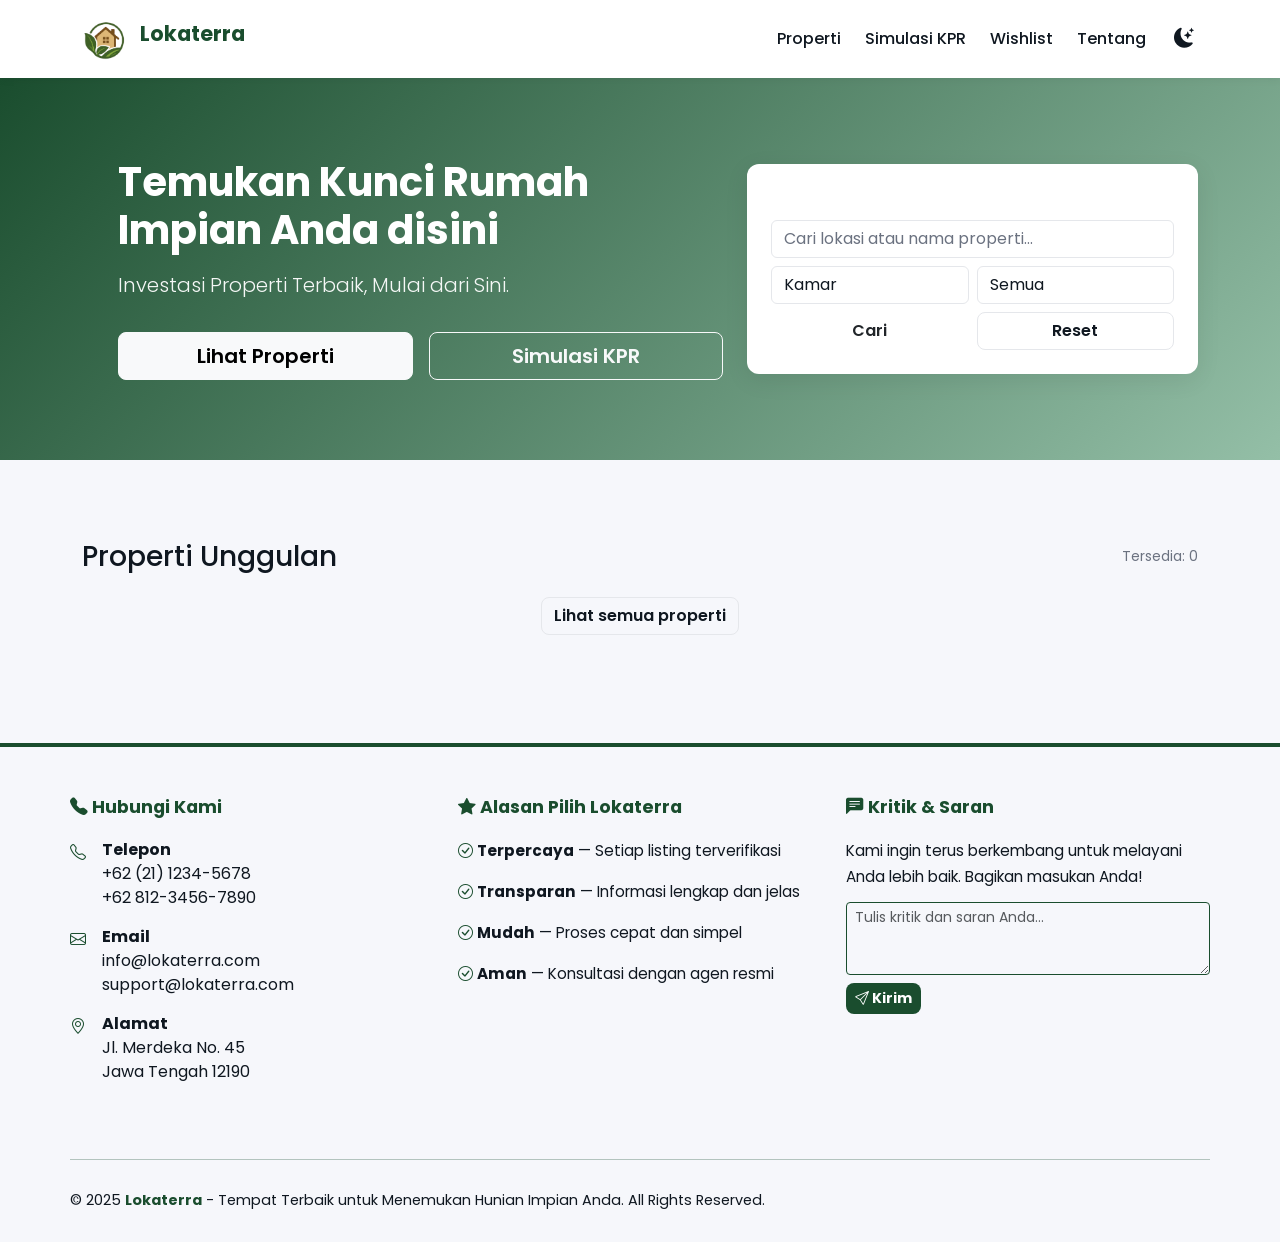
<file: index.html>
<!doctype html>
<html lang="id">
<head>
    <meta charset="utf-8" />
    <meta name="viewport" content="width=device-width,initial-scale=1" />
    
    <title>Website Lokaterra</title>

    <link href="https://cdn.jsdelivr.net/npm/bootstrap@5.3.3/dist/css/bootstrap.min.css" rel="stylesheet">

    <link href="https://fonts.googleapis.com/css2?family=Poppins:wght@300;400;600;700&display=swap" rel="stylesheet">
    <link rel="stylesheet" href="https://cdn.jsdelivr.net/npm/bootstrap-icons@1.11.3/font/bootstrap-icons.min.css">
    
    <link rel="stylesheet" href="css/style.css"> 
    
</head>

<body>
    
    <nav class="navbar navbar-expand-lg">
        <div class="container">
            
            <a class="navbar-brand" href="index.html">
                <img src="img/Desain tanpa judul.png" alt="Lokaterra Logo" height="42" style="vertical-align: top; margin-right: 8px;"> Lokaterra
            </a>

            <button class="navbar-toggler" type="button" data-bs-toggle="collapse" data-bs-target="#navMenu">
                <span class="navbar-toggler-icon"></span>
            </button>

            <div class="collapse navbar-collapse" id="navMenu">
                <ul class="navbar-nav ms-auto align-items-center">
                    <li class="nav-item me-2"><a class="nav-link" href="properties.html">Properti</a></li>
                    <li class="nav-item me-2"><a class="nav-link" href="kpr.html">Simulasi KPR</a></li>
                    <li class="nav-item me-2"><a class="nav-link" href="wishlist.html">Wishlist</a></li>
                    <li class="nav-item me-3"><a class="nav-link" href="about.html">Tentang</a></li>
                    <li class="nav-item">
                        <button class="btn btn-sm border-0 p-1" id="themeToggle" title="Toggle Dark Mode">
                            <i class="bi bi-moon-stars-fill light-icon fs-5"></i>
                            <i class="bi bi-sun-fill dark-icon fs-5" style="display: none;"></i>
                        </button>
                    </li>
                </ul>
            </div>
        </div>
    </nav>
    <header class="hero">
        <div class="container">
            <div class="row align-items-center">
                
                <div class="col-lg-7 text-white ps-lg-5 py-3"> 
                    <h1>Temukan Kunci Rumah Impian Anda disini</h1>
                    <p class="lead">Investasi Properti Terbaik, Mulai dari Sini.</p>
                    
                    <div class="row g-3">
                        <div class="col-12 col-sm-6 d-grid">
                            <a href="properties.html" class="btn btn-light btn-lg">Lihat Properti</a>
                        </div>
                        <div class="col-12 col-sm-6 d-grid">
                            <a href="kpr.html" class="btn btn-outline-light btn-lg">Simulasi KPR</a>
                        </div>
                    </div>
                </div>

                <div class="col-lg-5">
                    <div class="search-card">
                        <div class="mb-2"><strong>Cari Properti</strong></div>

                        <div class="mb-2">
                            <input id="searchInput" type="text" class="form-control" placeholder="Cari lokasi atau nama properti...">
                        </div>

                        <div class="row g-2 mb-2">
                            <div class="col-6">
                                <select id="quickRooms" class="form-select">
                                    <option value="">Kamar</option>
                                    <option value="1">1+</option>
                                    <option value="2">2+</option>
                                    <option value="3">3+</option>
                                </select>
                            </div>
                            <div class="col-6">
                                <select id="quickVerified" class="form-select">
                                    <option value="all">Semua</option>
                                    <option value="verified">Terverifikasi</option>
                                    <option value="unverified">Belum</option>
                                </select>
                            </div>
                        </div>

                        <div class="d-flex gap-2">
                            <button id="searchBtn" class="btn btn-main w-100">Cari</button>
                            <button id="clearBtn" class="btn btn-outline-secondary w-100">Reset</button>
                        </div>
                    </div>
                </div>

            </div>
        </div>
    </header>

    <main class="py-5">
        <div class="container">
            <div class="d-flex justify-content-between align-items-center mb-4">
                <h3 class="mb-0">Properti Unggulan</h3>
                <small class="text-muted">Tersedia: <span id="countBadge">0</span></small>
            </div>

            <div id="propertyList"> 
                </div>

            <div class="text-center mt-4">
                <a href="properties.html" class="btn btn-outline-secondary">Lihat semua properti</a>
            </div>
        </div>
    </main>

       <footer>
        <div class="container footer-content">
            <div class="row">
                <!-- Hubungi Kami -->
                <div class="col-lg-4 col-md-6 footer-section">
                    <h5><i class="bi bi-telephone-fill"></i> Hubungi Kami</h5>
                    <div class="contact-item">
                        <i class="bi bi-telephone"></i>
                        <div>
                            <strong>Telepon</strong><br>
                            +62 (21) 1234-5678<br>
                            +62 812-3456-7890
                        </div>
                    </div>
                    <div class="contact-item">
                        <i class="bi bi-envelope"></i>
                        <div>
                            <strong>Email</strong><br>
                            info@lokaterra.com<br>
                            support@lokaterra.com
                        </div>
                    </div>
                    <div class="contact-item">
                        <i class="bi bi-geo-alt"></i>
                        <div>
                            <strong>Alamat</strong><br>
                            Jl. Merdeka No. 45<br>
                            Jawa Tengah 12190
                        </div>
                    </div>
                </div>

                <!-- Alasan Pilih Lokaterra -->
                <div class="col-lg-4 col-md-6 footer-section">
                    <h5><i class="bi bi-star-fill"></i> Alasan Pilih Lokaterra</h5>
                    <p>
                        <i class="bi bi-check-circle" style="color: var(--primary);"></i> <strong>Terpercaya</strong> — Setiap listing terverifikasi
                    </p>
                    <p>
                        <i class="bi bi-check-circle" style="color: var(--primary);"></i> <strong>Transparan</strong> — Informasi lengkap dan jelas
                    </p>
                    <p>
                        <i class="bi bi-check-circle" style="color: var(--primary);"></i> <strong>Mudah</strong> — Proses cepat dan simpel
                    </p>
                    <p>
                        <i class="bi bi-check-circle" style="color: var(--primary);"></i> <strong>Aman</strong> — Konsultasi dengan agen resmi
                    </p>
                </div>

                <!-- Kritik & Saran -->
                <div class="col-lg-4 footer-section">
                    <h5><i class="bi bi-chat-left-text-fill"></i> Kritik & Saran</h5>
                    <p style="margin-bottom: 12px; font-size: 0.95rem;">Kami ingin terus berkembang untuk melayani Anda lebih baik. Bagikan masukan Anda!</p>
                    <form id="feedbackForm" onsubmit="handleFeedback(event)">
                        <textarea 
                            class="form-control form-control-sm" 
                            placeholder="Tulis kritik dan saran Anda..." 
                            rows="3"
                            style="background-color: var(--bg); color: var(--text); border-color: var(--primary);"
                            required
                        ></textarea>
                        <button type="submit" class="btn btn-sm mt-2 fw-bold" style="background-color: var(--primary); color: white;">
                            <i class="bi bi-send"></i> Kirim
                        </button>
                    </form>
                </div>
            </div>

            <!-- Divider -->
            <div class="footer-divider"></div>

            <!-- Footer Bottom -->
            <div class="footer-bottom">
                <div class="footer-bottom-text">
                    &copy; 2025 <strong>Lokaterra</strong> - Tempat Terbaik untuk Menemukan Hunian Impian Anda. All Rights Reserved.
                </div>
            </div>
        </div>
    </footer>

    <script src="https://code.jquery.com/jquery-3.7.1.min.js"></script>
    <script src="https://cdn.jsdelivr.net/npm/bootstrap@5.3.3/dist/js/bootstrap.bundle.min.js"></script>

    <script>
    function initTheme() {
        if (currentTheme === 'dark') {
            document.documentElement.setAttribute('data-theme', 'dark');
        }
        updateThemeIcon();
    }

    function updateThemeIcon() {
        const $btn = $('#themeToggle');
        const $lightIcon = $btn.find('.light-icon');
        const $darkIcon = $btn.find('.dark-icon');
        
        if (currentTheme === 'dark') {
            $lightIcon.hide();
            $darkIcon.show();
        } else {
            $lightIcon.show();
            $darkIcon.hide();
        }
    }

    function toggleDarkMode() {
        if (currentTheme === 'dark') {
            document.documentElement.removeAttribute('data-theme');
            currentTheme = 'light';
            localStorage.setItem('theme', 'light');
        } else {
            document.documentElement.setAttribute('data-theme', 'dark');
            currentTheme = 'dark';
            localStorage.setItem('theme', 'dark');
        }
        
        updateThemeIcon();
        

    $(document).on('click', '#themeToggle', toggleDarkMode);
        
        // ===== sample data properti (embed supaya index.html langsung jalan)
        const properties = [
            { id:1, nama:"Rumah Modern Minimalis", harga:450000000, lokasi:"Solo, Ngesrep", kamar:3, verified:true, img:"img/rumahmodernminimalis.jpg", desc:"Desain modern minimalis, lingkungan aman, 5 menit ke pusat kota." },
            { id:2, nama:"Cluster Hijau Family", harga:380000000, lokasi:"Karanganyar, Tawangmangu", kamar:2, verified:false, img:"img/clusterhijau.jpg", desc:"Cluster baru dekat fasilitas umum, cocok untuk keluarga kecil." },
            { id:3, nama:"Vila Asri Permai", harga:1200000000, lokasi:"Sukoharjo, dekat tol", kamar:4, verified:true, img:"img/villajpg.jpg", desc:"Vila premium, area luas, dilengkapi taman dan garasi mewah." }
        ];

        // ===== util
        function formatRupiah(num){ return "Rp " + (Number(num) || 0).toLocaleString('id-ID'); }

        // ===== render list
        function renderList(list){
            const $list = $('#propertyList');
            $list.empty();
            if(!list || list.length === 0){
                // Menggunakan div penuh agar pesan terlihat jelas di dalam grid
                $list.html('<div style="grid-column: 1 / -1;"><div class="alert alert-warning">Tidak ada properti ditemukan.</div></div>'); 
                $('#countBadge').text(0);
                return;
            }
            $('#countBadge').text(list.length);
            list.forEach(p => {
                const verifiedBadge = p.verified ? '<span class="badge-verified ms-1">Verified</span>' : '';
                const card = $(`
                    <div> 
                        <div class="property-card h-100">
                            <img src="${p.img}" alt="${p.nama}">
                            <div class="card-body d-flex flex-column">
                                <div class="d-flex justify-content-between align-items-start">
                                    <h5 class="mb-1">${p.nama} ${verifiedBadge}</h5>
                                    <div class="text-end small text-muted">${p.kamar} kamar</div>
                                
                                </div>
                                <p class="small text-muted mb-1">${p.lokasi}</p>
                                <div class="price mb-2">${formatRupiah(p.harga)}</div>
                                <p class="small text-muted mb-3">${p.desc}</p>
                                <div class="mt-auto d-flex gap-2">
                                    <a href="detail.html?id=${p.id}" class="btn btn-sm btn-primary">Detail</a>
                                    <button class="btn btn-sm btn-outline-danger btn-wishlist" data-id="${p.id}">❤️ Wishlist</button>
                                </div>
                            </div>
                        </div>
                    </div>
                `);
                $list.append(card);
            });
        }

        // initial render
        $(function(){
            renderList(properties);

            // SEARCH & quick filters
            $('#searchBtn').on('click', applyFilters);
            $('#clearBtn').on('click', function(){
                $('#searchInput').val('');
                $('#quickRooms').val('');
                $('#quickVerified').val('all');
                renderList(properties);
            });

            $('#searchInput').on('keyup', function(e){
                if(e.key === 'Enter') applyFilters();
            });

            function applyFilters(){
                const q = $('#searchInput').val().trim().toLowerCase();
                const rooms = $('#quickRooms').val();
                const verified = $('#quickVerified').val();
                let filtered = properties.filter(p => {
                    const text = (p.nama + ' ' + p.lokasi).toLowerCase();
                    return q ? text.includes(q) : true;
                });
                if(rooms) filtered = filtered.filter(p => p.kamar >= Number(rooms));
                if(verified !== 'all') filtered = filtered.filter(p => verified === 'verified' ? p.verified : !p.verified);
                renderList(filtered);
            }

            // wishlist
            $(document).on('click', '.btn-wishlist', function(){
                const id = Number($(this).data('id'));
                let wishlist = JSON.parse(localStorage.getItem('wishlist') || '[]');
                if(!wishlist.includes(id)) wishlist.push(id);
                localStorage.setItem('wishlist', JSON.stringify(wishlist));
                $(this).text('✔ Disimpan');
                setTimeout(()=> $(this).text('❤️ Wishlist'), 1200);
            });
        });

        // footer feedback
        function handleFeedback(event) {
            event.preventDefault();
            const textarea = event.target.querySelector('textarea');
            const feedback = textarea.value;
            
            // Simulasi pengiriman feedback
            alert('Terima kasih atas masukan Anda! Kami akan segera meninjaunya.');
            textarea.value = '';
        }
    </script>

</body>
</html>
</file>
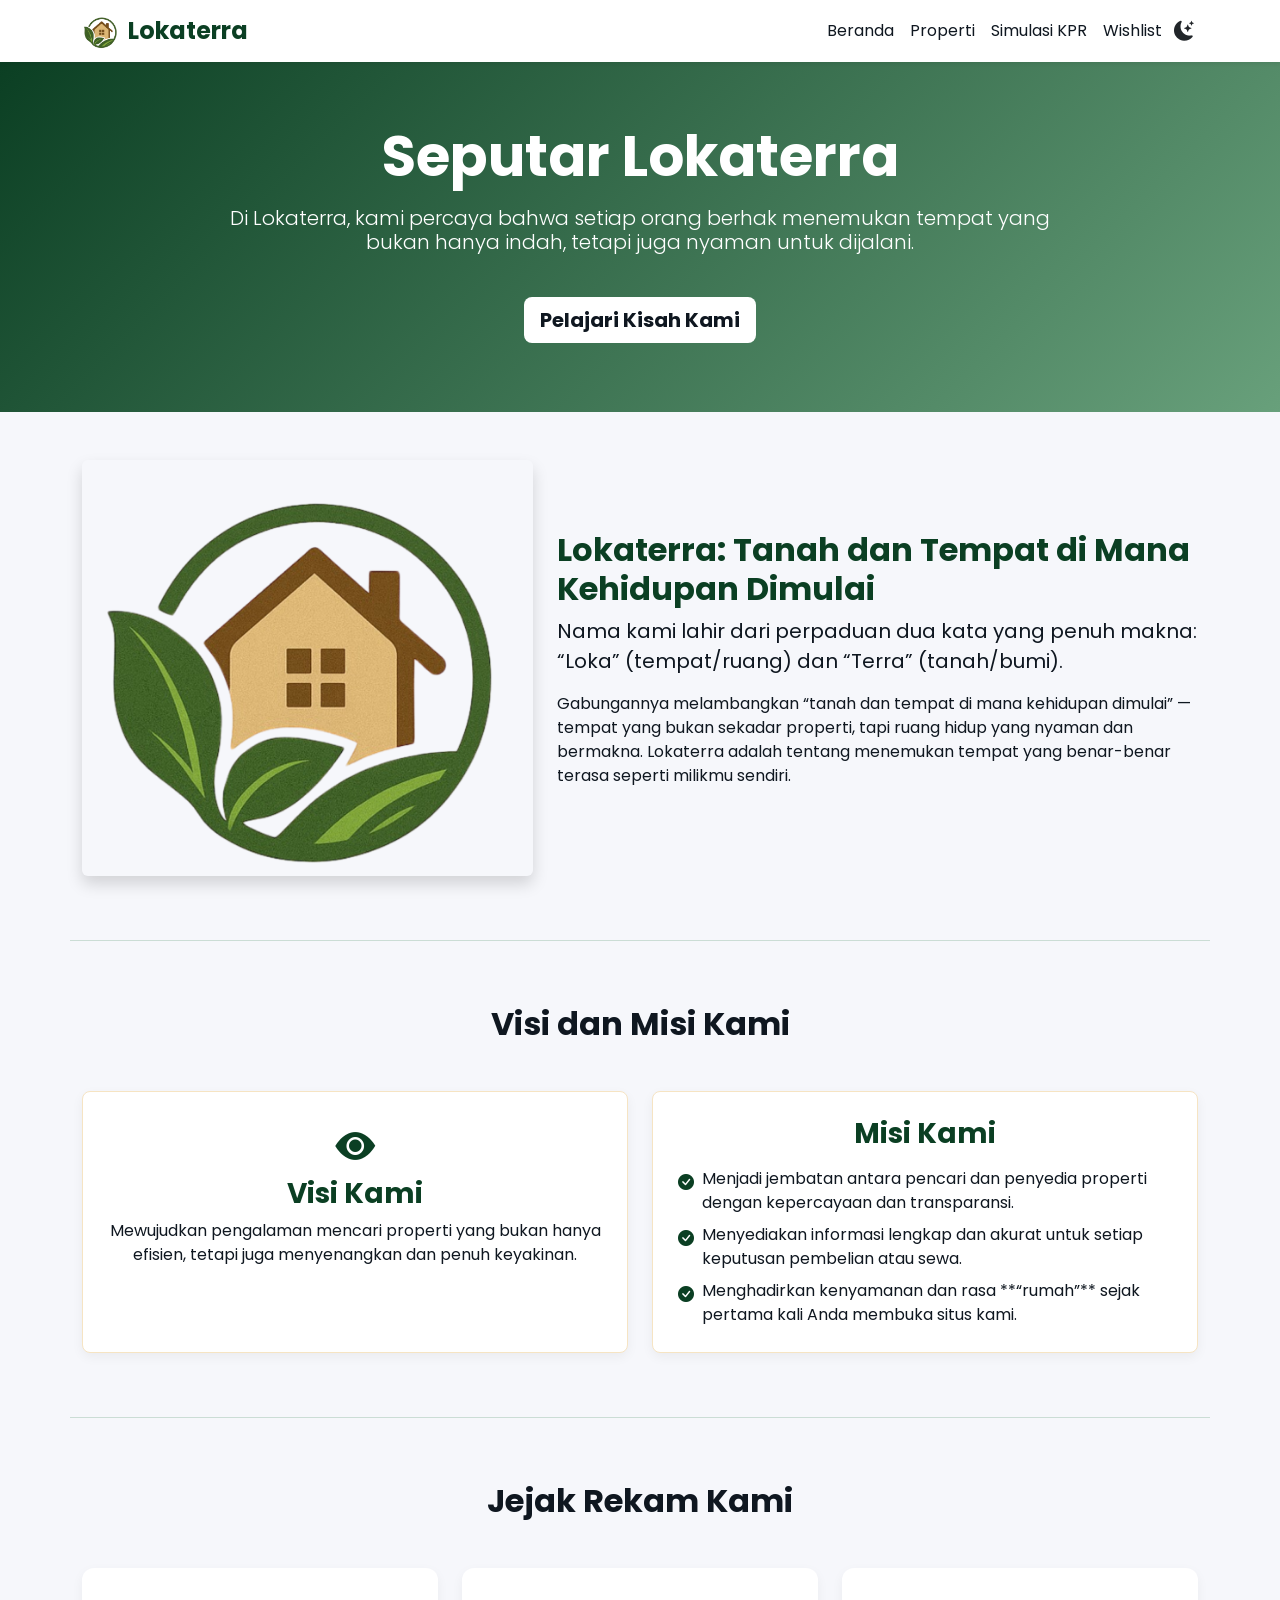
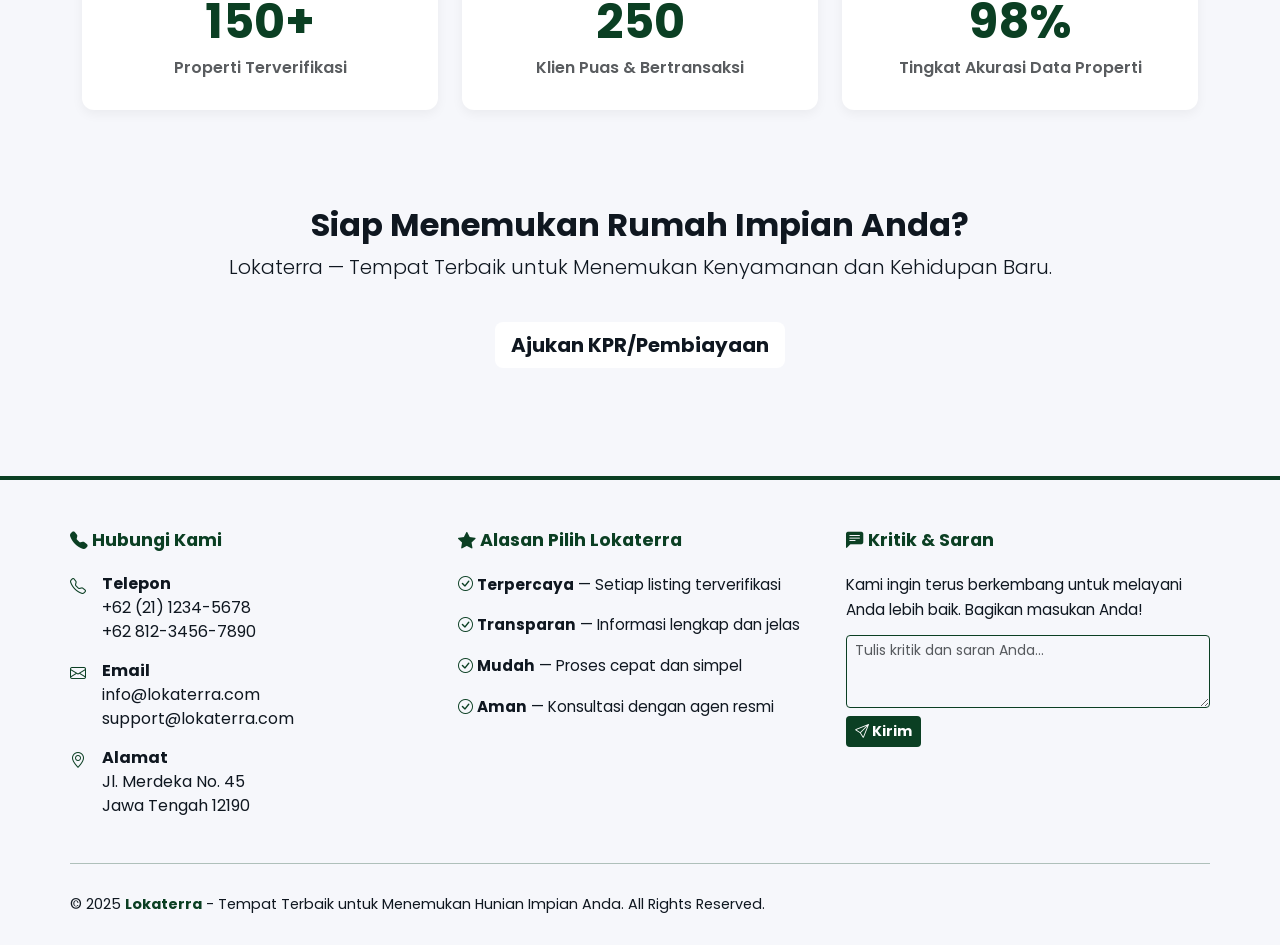
<file: about.html>
<!doctype html>
<html lang="id">
<head>
    <meta charset="utf-8" />
    <meta name="viewport" content="width=device-width,initial-scale=1" />
    <title>Tentang Kami | Lokaterra</title>
    
    <link href="https://cdn.jsdelivr.net/npm/bootstrap@5.3.3/dist/css/bootstrap.min.css" rel="stylesheet">
    <link href="https://fonts.googleapis.com/css2?family=Poppins:wght@300;400;600;700&display=swap" rel="stylesheet">
    <link rel="stylesheet" href="https://cdn.jsdelivr.net/npm/bootstrap-icons@1.11.3/font/bootstrap-icons.min.css">
    

    <style>
        /* =======================================
           1. DEFINISI WARNA & TEMA
           ======================================= */
        :root {
            /* Warna Hijau Utama & Aksen yang sudah konsisten */
            --primary:  #0b3f23;
            --accent: #F6E4C3; 
            
            /* Warna Dasar Tema Terang */
            --bg: #f6f7fb;
            --card: #ffffff;
            --text: #0f1720;
            --muted: #68a07b;
            --success:  #0b3f23;
            
            /* Footer */
            --footer-bg:  #0b3f23;
            --footer-darker-bg:  #0b3f23;
            --footer-text: #e0e0e0;
        }

        [data-theme="dark"] {
            /* Warna Dasar Tema Gelap */
            --bg: #071019;
            --card: #071827;
            --text: #e6f0f0;
            --muted: #9aa6ad;
            --success: #4CAF50;
            
            /* Primary disesuaikan agar terlihat di latar gelap */
            --primary: #86C16D; 
            --accent: #F6E4C3; 
            
            /* Footer Dark Mode */
            --footer-bg: #153C0C; /* Dibuat lebih gelap */
            --footer-darker-bg: #0C2B05;
            --footer-text: #cccccc;
        }
        
        /* Styling Dasar Body & Link */
        html, body {
            min-height: 100vh;
            display: flex;
            flex-direction: column;
            background: var(--bg);
            color: var(--text);
            font-family: 'Poppins', system-ui, -apple-system, Segoe UI, Roboto, "Helvetica Neue", Arial;
            margin: 0;
            transition: background-color 0.3s, color 0.3s; 
        }
        main {
            flex-grow: 1;
        }
        a {
            color: var(--primary);
            text-decoration: none;
            transition: color 0.2s;
        }
        
        /* Styling Navbar */
        .navbar {
            background-color: var(--card) !important;
        }
        
        .navbar-brand {
            display: flex;
            align-items: center;
            font-weight: 700;
            font-size: 1.5rem;
            color: var(--primary) !important;
        }
        
        /* Jika Anda menggunakan gambar logo (misal: Lokaterra.png) */
        .navbar-brand img {
            height: 35px; 
            margin-right: 8px;
        }
        
        /* Styling Navbar Link */
        .navbar-nav .nav-link {
            color: var(--text) !important;
            transition: color 0.3s, border-bottom 0.3s;
        }
        .navbar-nav .nav-link.active,
        .navbar-nav .nav-link:hover {
            color: var(--primary) !important;
            border-bottom: 2px solid var(--primary); 
            padding-bottom: 5px;
        }

        /* Tombol Theme Toggle */
        .theme-toggle {
            cursor: pointer;
            padding: 5px 10px;
            border-radius: 50px;
            background-color: var(--bg); /* Latar belakang disesuaikan dengan BG */
            border: 1px solid var(--muted);
            transition: all 0.3s;
            margin-left: 15px;
            display: flex;
            align-items: center;
            height: 40px; /* Menyesuaikan tinggi agar sejajar */
        }
        .theme-toggle:hover {
            background-color: var(--accent);
        }
        
        /* =======================================
           2. STYLE KHUSUS ABOUT.HTML
           ======================================= */
        .hero-about {
            background: linear-gradient(135deg, var(--primary) 0%, var(--muted) 100%);
            min-height: 350px;
            display: flex;
            align-items: center;
            text-align: center;
            color: white; 
            margin-bottom: 0;
        }
        .hero-about h1, .hero-about p {
            color: white !important; 
        }
        
        .btn-light {
            background-color: white;
            color: var(--text) !important;
            border: none;
        }
        
        .feature-icon {
            font-size: 2.5rem;
            color: var(--primary); 
            margin-bottom: 15px;
        }
        .value-box {
            border: 1px solid var(--accent); 
            padding: 25px;
            border-radius: 8px;
            transition: all 0.3s;
            background-color: var(--card); 
            color: var(--text);
            box-shadow: 0 4px 12px rgba(0, 0, 0, 0.05);
        }
        .value-box:hover {
            transform: translateY(-3px);
            box-shadow: 0 8px 20px rgba(0, 0, 0, 0.1);
        }
        
        /* Statistik Box (Jejak Rekam Kami) */
        .stats-box {
            background-color: var(--card); 
            color: var(--text);
            padding: 30px 20px;
            border-radius: 12px;
            box-shadow: 0 4px 12px rgba(0, 0, 0, 0.05);
            height: 100%; 
            display: flex;
            flex-direction: column;
            justify-content: center;
            align-items: center;
            transition: transform 0.3s, box-shadow 0.3s;
        }

        .stats-box:hover {
            transform: translateY(-3px);
            box-shadow: 0 8px 20px rgba(0, 0, 0, 0.1);
        }

        .stats-number {
            font-size: 3rem;
            font-weight: 700;
            color: var(--primary);
            line-height: 1;
            margin-bottom: 10px;
        }
        
        /* Team Section */
        .team-card {
            text-align: center;
            padding: 20px;
            border-radius: 12px;
            background-color: var(--card);
            box-shadow: 0 4px 12px rgba(0, 0, 0, 0.05);
            height: 100%;
        }
        .team-avatar {
            width: 120px;
            height: 120px;
            background-color: var(--accent);
            border-radius: 50%;
            margin: 0 auto 15px;
            display: flex;
            align-items: center;
            justify-content: center;
            font-size: 3rem;
            color: var(--primary);
            border: 5px solid var(--primary);
        }
        
                /* Footer */
        footer {
            background-color: #f6f7fb;
            color: var(--text);
            border-top: 4px solid var(--primary);
            margin-top: 60px;
            transition: background-color 0.3s, color 0.3s;
        }

        [data-theme="dark"] footer {
            background-color: #071827;
        }

        .footer-content {
            padding: 50px 0 30px;
        }

        .footer-section h5 {
            color: var(--primary);
            font-weight: 700;
            margin-bottom: 20px;
            font-size: 1.1rem;
        }

        .footer-section p {
            color: var(--text);
            font-size: 0.95rem;
            line-height: 1.7;
            margin-bottom: 15px;
        }

        .contact-item {
            display: flex;
            gap: 12px;
            margin-bottom: 15px;
            color: var(--text);
        }

        .contact-item i {
            color: var(--primary);
            min-width: 20px;
            margin-top: 3px;
        }

        .slogan-box {
            background-color: var(--accent);
            padding: 25px;
            border-radius: 8px;
            color: var(--text);
        }

        .slogan-box h5 {
            color: var(--primary);
            margin-bottom: 12px;
        }

        .slogan-box p {
            margin: 0;
            font-size: 0.95rem;
            line-height: 1.6;
        }

        .footer-divider {
            border-top: 1px solid var(--primary);
            opacity: 0.3;
            margin: 30px 0;
        }

        .footer-bottom {
            display: flex;
            justify-content: space-between;
            align-items: center;
            flex-wrap: wrap;
            gap: 15px;
        }

        .footer-bottom-text {
            color: var(--text);
            font-size: 0.9rem;
        }

        .footer-bottom-text strong {
            color: var(--primary);
        }

        @media (max-width: 768px) {
            .footer-content {
                padding: 40px 0 20px;
            }

            .footer-bottom {
                flex-direction: column;
                text-align: center;
            }

            .footer-section {
                margin-bottom: 30px;
            }
        }
    </style>
</head>
<body data-bs-theme="light"> 
    
    <header>
        <nav class="navbar navbar-expand-lg navbar-light shadow-sm">
            <div class="container">
                
                <a class="navbar-brand" href="index.html">
                    <img src="img/Desain tanpa judul.png" alt="Lokaterra Logo" height="35"> Lokaterra
                    </a>
                
                <button class="navbar-toggler" type="button" data-bs-toggle="collapse" data-bs-target="#navbarNav" aria-controls="navbarNav" aria-expanded="false" aria-label="Toggle navigation">
                    <span class="navbar-toggler-icon"></span>
                </button>
                
                <div class="collapse navbar-collapse" id="navbarNav">
                    <ul class="navbar-nav ms-auto align-items-center">
                        <li class="nav-item"><a class="nav-link" href="index.html">Beranda</a></li>
                        <li class="nav-item"><a class="nav-link" href="properties.html">Properti</a></li>
                        <li class="nav-item"><a class="nav-link" href="kpr.html">Simulasi KPR</a></li>
                        <li class="nav-item"><a class="nav-link" href="wishlist.html">Wishlist</a></li>
                        
                        <li class="nav-item">
                        <button class="btn btn-sm border-0 p-1" id="themeToggle" title="Toggle Dark Mode">
                            <i class="bi bi-moon-stars-fill light-icon fs-5"></i>
                            <i class="bi bi-sun-fill dark-icon fs-5" style="display: none;"></i>
                        </button>
                        </li>
                    </ul>
                </div>
            </div>
        </nav>
    </header>

    <main>
        
        <section class="hero-about d-flex align-items-center">
            <div class="container py-5">
                <h1 class="display-4 fw-bold">Seputar Lokaterra
                <p class="lead mt-3 w-75 mx-auto">
                    Di Lokaterra, kami percaya bahwa setiap orang berhak menemukan tempat yang bukan hanya indah, tetapi juga nyaman untuk dijalani.
                </p>
                <a href="#makna-nama" class="btn btn-lg btn-light mt-4 fw-bold">Pelajari Kisah Kami</a>
            </div>
        </section>

        <section class="py-5" id="makna-nama" style="background-color: var(--bg);">
            <div class="container">
                <div class="row align-items-center">
                    <div class="col-lg-5 mb-4 mb-lg-0 text-center">
                        <img src="img/Desain tanpa judul.png"alt="Ilustrasi Tentang Lokaterra" class="img-fluid rounded shadow">
                    </div>
                    <div class="col-lg-7">
                        <h2 class="fw-bold" style="color: var(--primary);">Lokaterra: Tanah dan Tempat di Mana Kehidupan Dimulai</h2>
                        <p class="fs-5" style="color: var(--text);">
                            Nama kami lahir dari perpaduan dua kata yang penuh makna: “Loka” (tempat/ruang) dan “Terra” (tanah/bumi). 
                        </p>
                        <p style="color: var(--text);">
                            Gabungannya melambangkan “tanah dan tempat di mana kehidupan dimulai” — tempat yang bukan sekadar properti, tapi ruang hidup yang nyaman dan bermakna. Lokaterra adalah tentang menemukan tempat yang benar-benar terasa seperti milikmu sendiri.
                        </p>
                    </div>
                </div>
            </div>
        </section>
        
        <hr class="container" style="color: var(--muted); opacity: 0.3;">

        <section class="py-5" style="background-color: var(--bg);">
            <div class="container">
                <h2 class="text-center fw-bold mb-5" style="color: var(--text);">Visi dan Misi Kami</h2>
                <div class="row g-4">
                    <div class="col-md-6">
                        <div class="value-box text-center h-100">
                            <i class="bi bi-eye-fill feature-icon"></i> 
                            <h3 class="fw-bold" style="color: var(--primary);">Visi Kami</h3>
                            <p class="mb-0">Mewujudkan pengalaman mencari properti yang bukan hanya efisien, tetapi juga menyenangkan dan penuh keyakinan.</p>
                        </div>
                    </div>
                    <div class="col-md-6">
                        <div class="value-box h-100">
                            <h3 class="fw-bold text-center" style="color: var(--primary);">Misi Kami</h3>
                            <ul class="list-unstyled mb-0 mt-3">
                                <li class="d-flex align-items-start mb-2"><i class="bi bi-check-circle-fill me-2 mt-1" style="color: var(--primary);"></i> Menjadi jembatan antara pencari dan penyedia properti dengan kepercayaan dan transparansi.</li>
                                <li class="d-flex align-items-start mb-2"><i class="bi bi-check-circle-fill me-2 mt-1" style="color: var(--primary);"></i> Menyediakan informasi lengkap dan akurat untuk setiap keputusan pembelian atau sewa.</li>
                                <li class="d-flex align-items-start"><i class="bi bi-check-circle-fill me-2 mt-1" style="color: var(--primary);"></i> Menghadirkan kenyamanan dan rasa **“rumah”** sejak pertama kali Anda membuka situs kami.</li>
                            </ul>
                        </div>
                    </div>
                </div>
            </div>
        </section>
        
        <hr class="container" style="color: var(--muted); opacity: 0.3;">
        
        <section class="py-5" style="background-color: var(--bg);">
            <div class="container">
                <h2 class="text-center fw-bold mb-5" style="color: var(--text);">Jejak Rekam Kami</h2>
                <div class="row text-center g-4">
                    <div class="col-md-4">
                        <div class="stats-box h-100">
                            <div class="stats-number">150+</div>
                            <p class="text-muted fw-semibold mb-0">Properti Terverifikasi</p>
                        </div>
                    </div>
                    <div class="col-md-4">
                        <div class="stats-box h-100">
                            <div class="stats-number">250</div>
                            <p class="text-muted fw-semibold mb-0">Klien Puas & Bertransaksi</p>
                        </div>
                    </div>
                    <div class="col-md-4">
                        <div class="stats-box h-100">
                            <div class="stats-number">98%</div>
                            <p class="text-muted fw-semibold mb-0">Tingkat Akurasi Data Properti</p>
                        </div>
                    </div>
                </div>
            </div>
        </section>
        
        <section class="py-5 bg-primary-dark">
            <div class="container text-center">
                <h2 class="fw-bold">Siap Menemukan Rumah Impian Anda?</h2>
                <p class="lead mb-4">Lokaterra — Tempat Terbaik untuk Menemukan Kenyamanan dan Kehidupan Baru.</p>
                <a href="kpr.html" class="btn btn-light btn-lg mt-3 fw-bold">Ajukan KPR/Pembiayaan</a>
            </div>
        </section>

    </main>

       <footer>
        <div class="container footer-content">
            <div class="row">
                <!-- Hubungi Kami -->
                <div class="col-lg-4 col-md-6 footer-section">
                    <h5><i class="bi bi-telephone-fill"></i> Hubungi Kami</h5>
                    <div class="contact-item">
                        <i class="bi bi-telephone"></i>
                        <div>
                            <strong>Telepon</strong><br>
                            +62 (21) 1234-5678<br>
                            +62 812-3456-7890
                        </div>
                    </div>
                    <div class="contact-item">
                        <i class="bi bi-envelope"></i>
                        <div>
                            <strong>Email</strong><br>
                            info@lokaterra.com<br>
                            support@lokaterra.com
                        </div>
                    </div>
                    <div class="contact-item">
                        <i class="bi bi-geo-alt"></i>
                        <div>
                            <strong>Alamat</strong><br>
                            Jl. Merdeka No. 45<br>
                            Jawa Tengah 12190
                        </div>
                    </div>
                </div>

                <!-- Alasan Pilih Lokaterra -->
                <div class="col-lg-4 col-md-6 footer-section">
                    <h5><i class="bi bi-star-fill"></i> Alasan Pilih Lokaterra</h5>
                    <p>
                        <i class="bi bi-check-circle" style="color: var(--primary);"></i> <strong>Terpercaya</strong> — Setiap listing terverifikasi
                    </p>
                    <p>
                        <i class="bi bi-check-circle" style="color: var(--primary);"></i> <strong>Transparan</strong> — Informasi lengkap dan jelas
                    </p>
                    <p>
                        <i class="bi bi-check-circle" style="color: var(--primary);"></i> <strong>Mudah</strong> — Proses cepat dan simpel
                    </p>
                    <p>
                        <i class="bi bi-check-circle" style="color: var(--primary);"></i> <strong>Aman</strong> — Konsultasi dengan agen resmi
                    </p>
                </div>

                <!-- Kritik & Saran -->
                <div class="col-lg-4 footer-section">
                    <h5><i class="bi bi-chat-left-text-fill"></i> Kritik & Saran</h5>
                    <p style="margin-bottom: 12px; font-size: 0.95rem;">Kami ingin terus berkembang untuk melayani Anda lebih baik. Bagikan masukan Anda!</p>
                    <form id="feedbackForm" onsubmit="handleFeedback(event)">
                        <textarea 
                            class="form-control form-control-sm" 
                            placeholder="Tulis kritik dan saran Anda..." 
                            rows="3"
                            style="background-color: var(--bg); color: var(--text); border-color: var(--primary);"
                            required
                        ></textarea>
                        <button type="submit" class="btn btn-sm mt-2 fw-bold" style="background-color: var(--primary); color: white;">
                            <i class="bi bi-send"></i> Kirim
                        </button>
                    </form>
                </div>
            </div>

            <!-- Divider -->
            <div class="footer-divider"></div>

            <!-- Footer Bottom -->
            <div class="footer-bottom">
                <div class="footer-bottom-text">
                    &copy; 2025 <strong>Lokaterra</strong> - Tempat Terbaik untuk Menemukan Hunian Impian Anda. All Rights Reserved.
                </div>
            </div>
        </div>
    </footer>
    
    <script src="https://cdn.jsdelivr.net/npm/bootstrap@5.3.3/dist/js/bootstrap.bundle.min.js"></script>
    
    <script>
        // Inisialisasi Tema
        const themeToggle = document.getElementById('themeToggle');
        const sunIcon = document.querySelector('.dark-icon');
        const moonIcon = document.querySelector('.light-icon');
        
        // Cek penyimpanan lokal untuk tema sebelumnya
        let currentTheme = localStorage.getItem('theme') || 'light';
        
        function applyTheme(theme) {
            if (theme === 'dark') {
                document.documentElement.setAttribute('data-theme', 'dark');
                sunIcon.style.display = 'block';
                moonIcon.style.display = 'none';
            } else {
                document.documentElement.removeAttribute('data-theme');
                sunIcon.style.display = 'none';
                moonIcon.style.display = 'block';
            }
        }

        // Jalankan saat halaman dimuat
        applyTheme(currentTheme);

        themeToggle.addEventListener('click', () => {
            currentTheme = (currentTheme === 'light') ? 'dark' : 'light';
            localStorage.setItem('theme', currentTheme);
            applyTheme(currentTheme);
        });

        // Handle Feedback Form
        document.getElementById('feedbackForm').addEventListener('submit', function(e) {
            e.preventDefault();
            alert('Terima kasih! Kritik dan saran Anda telah terkirim.');
            this.reset();
        });
    </script>
</body>
</html>
</file>
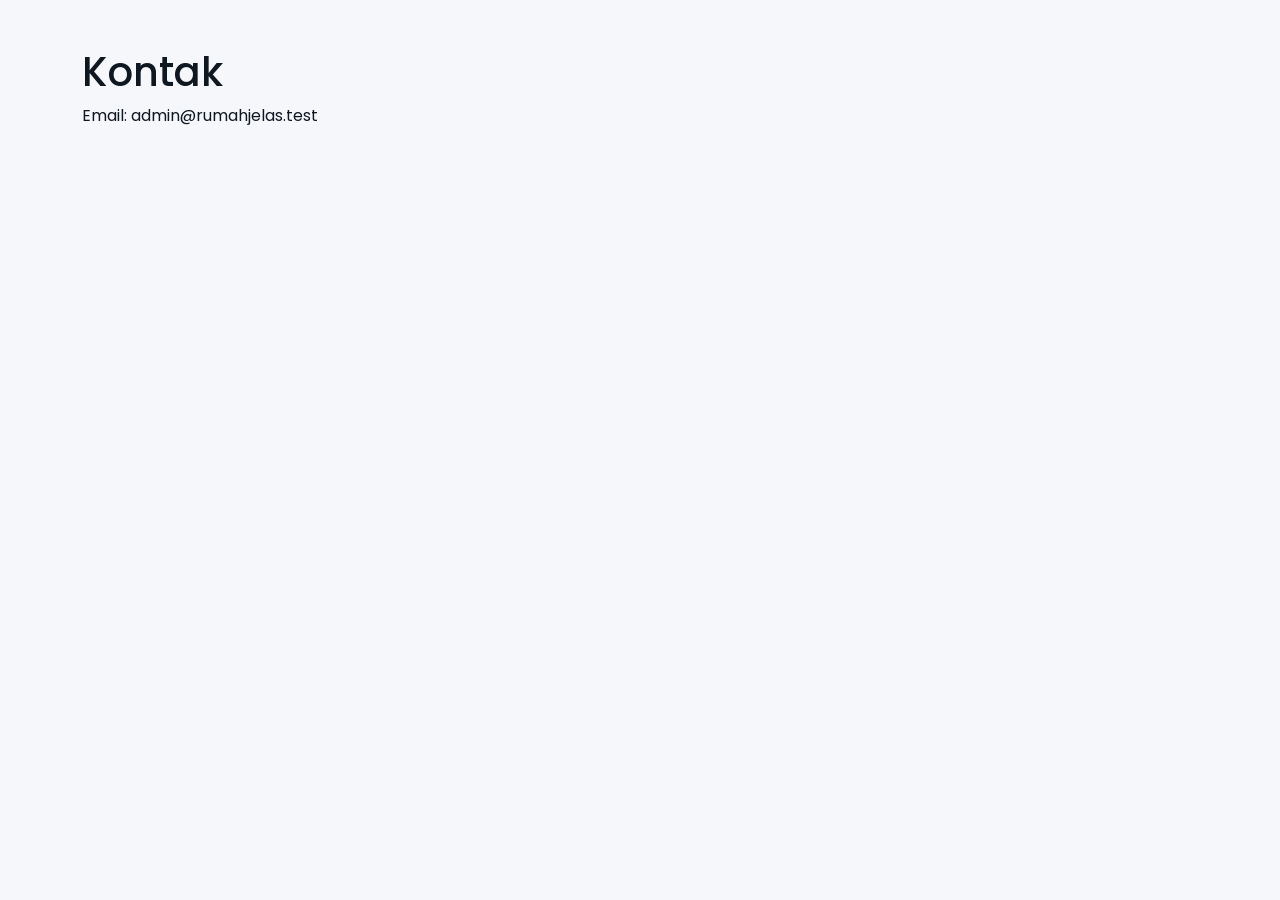
<file: contact.html>
<!doctype html><html><head><meta charset='utf-8'><meta name='viewport' content='width=device-width,initial-scale=1'><title>Kontak</title><link href='https://cdn.jsdelivr.net/npm/bootstrap@5.3.3/dist/css/bootstrap.min.css' rel='stylesheet'><link rel='stylesheet' href='css/style.css'></head><body><div class='container py-5'><h1>Kontak</h1><p>Email: admin@rumahjelas.test</p></div></body></html>
</file>
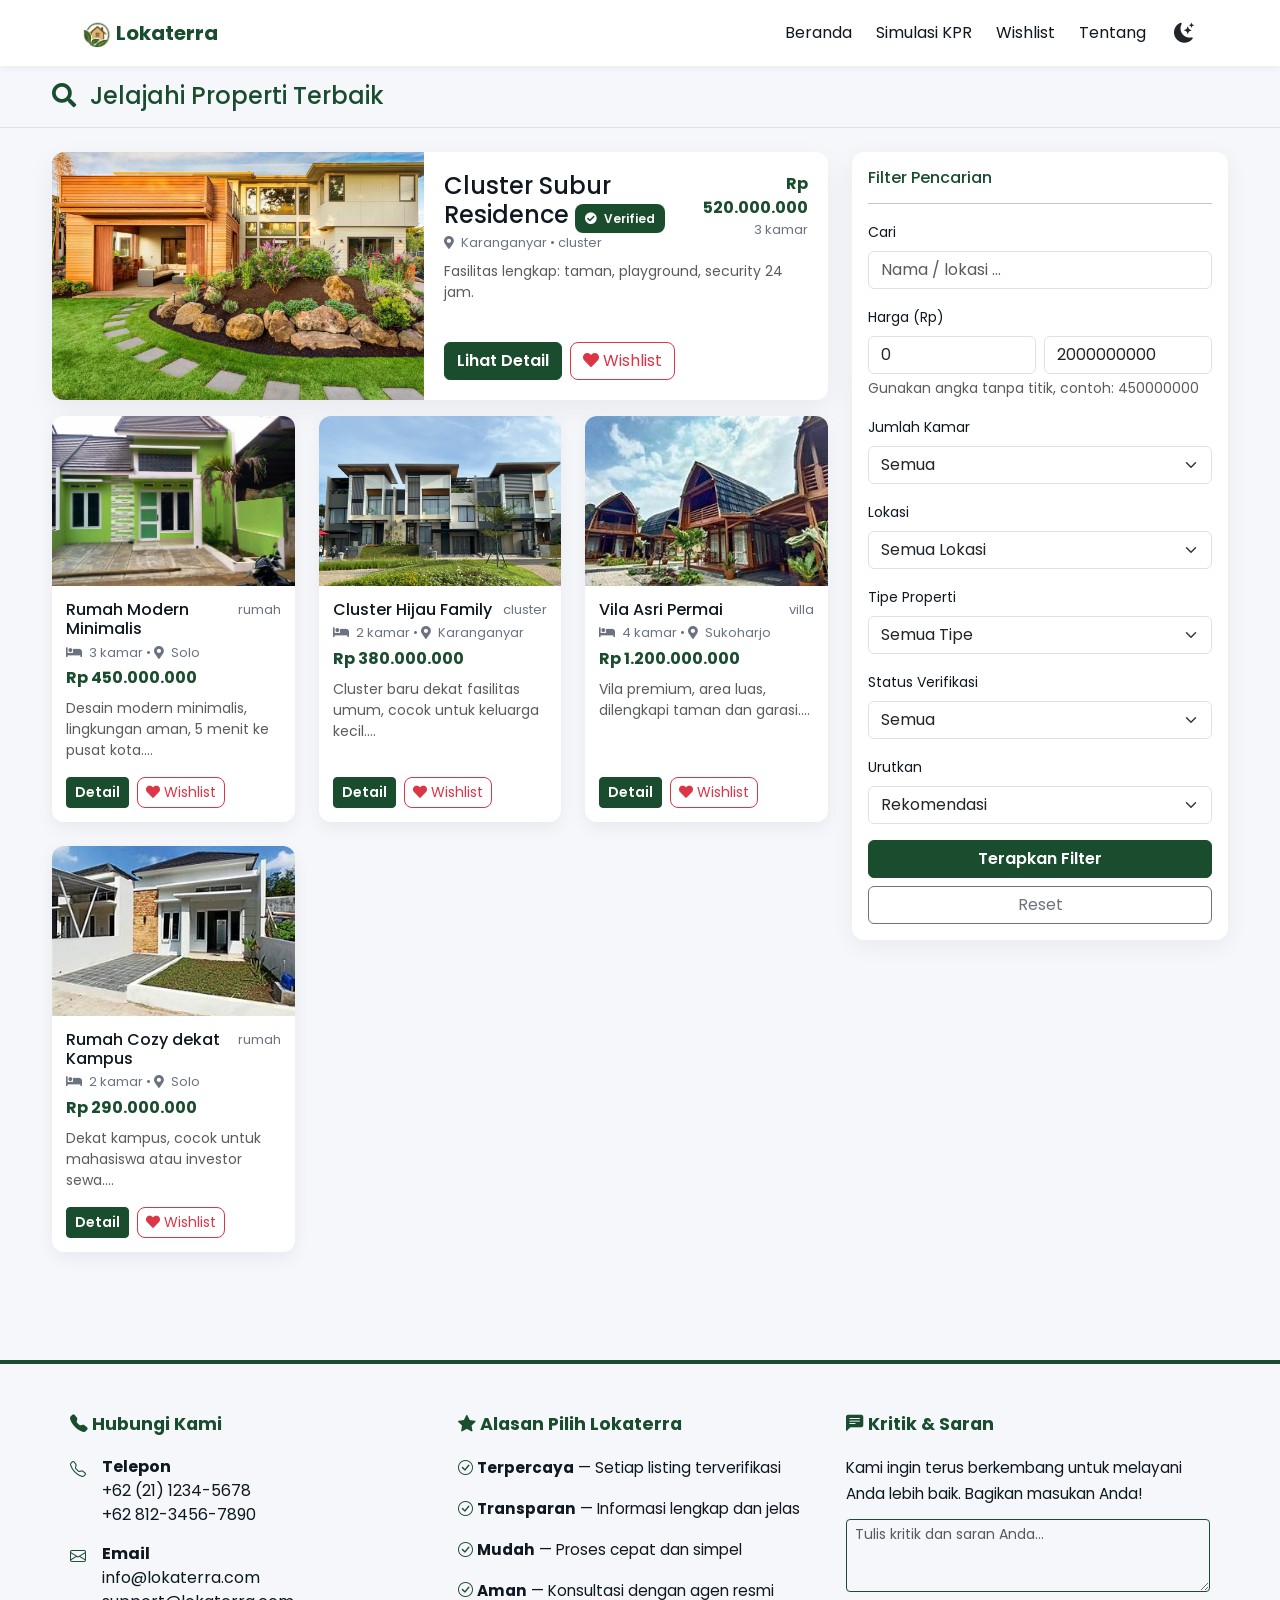
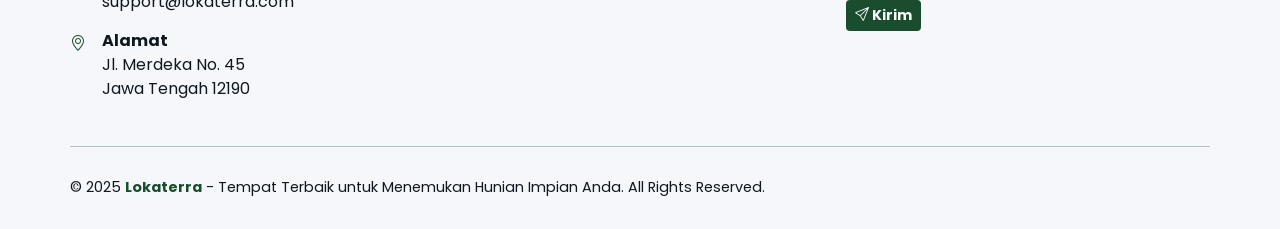
<file: properties.html>
<!doctype html>
<html lang="id">
<head>
    <meta charset="utf-8" />
    <meta name="viewport" content="width=device-width,initial-scale=1" />
    <title>Daftar Properti</title>

    <link href="https://cdn.jsdelivr.net/npm/bootstrap@5.3.3/dist/css/bootstrap.min.css" rel="stylesheet">
    <link rel="stylesheet" href="https://cdn.jsdelivr.net/npm/bootstrap-icons@1.11.3/font/bootstrap-icons.min.css">

    <link href="https://fonts.googleapis.com/css2?family=Poppins:wght@300;400;600;700&display=swap" rel="stylesheet">
    <link rel="stylesheet" href="https://cdnjs.cloudflare.com/ajax/libs/font-awesome/5.15.4/css/all.min.css">
    
    <style>
        /* Variabel Warna */
        :root{
            --bg: #f6f7fb;
            --card: #ffffff;
            --text: #0f1720;
            --muted: #6b7280;
            --primary: #1A4D2E; /* Hijau Tua */
            --accent: #94BFA7; /* Hijau Muda */
            --footer-bg-darker: #174228; /* Lebih gelap dari primary untuk copyright */
        }
        
        /* Dark Mode */
        [data-theme="dark"]{
            --bg: #071019;
            --card: #071827;
            --text: #e6f0f0;
            --muted: #9aa6ad;
            --primary: #94BFA7; /* Di dark mode, primary menjadi accent */
            --accent: #1A4D2E;
        }
        
        /* GENERAL STYLES */
        html,body{height:100%;background:var(--bg);color:var(--text);font-family:'Poppins',system-ui,-apple-system,Segoe UI,Roboto,Arial;margin:0;padding:0;}
        .container-wide{max-width:1200px}
        
        /* NAVBAR */
        .navbar{
            background:var(--card); 
            box-shadow:0 2px 8px rgba(0, 0, 0, 0.05); 
            padding: .8rem 0;
        }
        .navbar .navbar-brand{
            font-weight:700; 
            color: var(--primary) !important;
        }
        .nav-link{
            color: var(--text) !important;
        }
        
        /* BUTTON PRIMARY */
        .btn-primary { 
            background-color: var(--primary); 
            border-color: var(--primary);
            font-weight: 600;
        }
        .btn-primary:hover {
            background-color: var(--accent);
            border-color: var(--accent);
        }

        /* FILTER BAR */
        .filter-card{
            background:var(--card);
            border-radius:12px;
            padding:16px;
            box-shadow:0 6px 24px rgba(12,20,30,0.06);
            position:sticky;
            top:18px
        }
        .filter-row .form-control,.filter-row .form-select{height:44px}
        
        /* FEATURED HORIZONTAL */
        .featured{
            background:var(--card);
            border-radius:12px;
            overflow:hidden;
            box-shadow:0 10px 30px rgba(12,20,30,0.06);
            display:flex;
            gap:0;
            margin-bottom:24px;
        }
        .featured .left{flex:0 0 48%}
        .featured .right{flex:1;padding:20px;display:flex;flex-direction:column}
        .featured img{width:100%;height:100%;object-fit:cover;display:block}
        .badge-verified{
            background-color: var(--primary); 
            color:#fff; 
            padding:6px 10px;
            border-radius:8px;
            font-weight:600;
            font-size:12px
        }
        
        /* PROPERTY GRID */
        .property-card{
            border-radius:12px;
            overflow:hidden;
            background:var(--card);
            box-shadow:0 6px 18px rgba(12,20,30,0.06);
            transition:transform .22s ease,box-shadow .22s ease;
            height:100%;
            display:flex;
            flex-direction:column
        }
        .property-card:hover{
            transform:translateY(-8px);
            box-shadow:0 18px 40px rgba(12,20,30,0.12)
        }
        .property-card img{width:100%;height:170px;object-fit:cover}
        .property-card .card-body{padding:14px;flex:1}
        .price{color:var(--primary);font-weight:700}
        .meta{font-size:13px;color:var(--muted)}
        .btn-wishlist{border-radius:8px}
        
                /* Footer */
        footer {
            background-color: #f6f7fb;
            color: var(--text);
            border-top: 4px solid var(--primary);
            margin-top: 60px;
            transition: background-color 0.3s, color 0.3s;
        }

        [data-theme="dark"] footer {
            background-color: #071827;
        }

        .footer-content {
            padding: 50px 0 30px;
        }

        .footer-section h5 {
            color: var(--primary);
            font-weight: 700;
            margin-bottom: 20px;
            font-size: 1.1rem;
        }

        .footer-section p {
            color: var(--text);
            font-size: 0.95rem;
            line-height: 1.7;
            margin-bottom: 15px;
        }

        .contact-item {
            display: flex;
            gap: 12px;
            margin-bottom: 15px;
            color: var(--text);
        }

        .contact-item i {
            color: var(--primary);
            min-width: 20px;
            margin-top: 3px;
        }

        .slogan-box {
            background-color: var(--accent);
            padding: 25px;
            border-radius: 8px;
            color: var(--text);
        }

        .slogan-box h5 {
            color: var(--primary);
            margin-bottom: 12px;
        }

        .slogan-box p {
            margin: 0;
            font-size: 0.95rem;
            line-height: 1.6;
        }

        .footer-divider {
            border-top: 1px solid var(--primary);
            opacity: 0.3;
            margin: 30px 0;
        }

        .footer-bottom {
            display: flex;
            justify-content: space-between;
            align-items: center;
            flex-wrap: wrap;
            gap: 15px;
        }

        .footer-bottom-text {
            color: var(--text);
            font-size: 0.9rem;
        }

        .footer-bottom-text strong {
            color: var(--primary);
        }

        @media (max-width: 768px) {
            .footer-content {
                padding: 40px 0 20px;
            }

            .footer-bottom {
                flex-direction: column;
                text-align: center;
            }

            .footer-section {
                margin-bottom: 30px;
            }
        }
    </style>
</head>
<body>
  <nav class="navbar navbar-expand-lg">
        <div class="container">
             <a class="navbar-brand" href="index.html">
    <img src="img/Desain tanpa judul.png" alt="Lokaterra Logo" class="navbar-logo" height="28"> 
    Lokaterra 
</a>

            <button class="navbar-toggler" type="button" data-bs-toggle="collapse" data-bs-target="#navMenu">
                <span class="navbar-toggler-icon"></span>
            </button>

            <div class="collapse navbar-collapse" id="navMenu">
                <ul class="navbar-nav ms-auto align-items-center">
                    <li class="nav-item me-2"><a class="nav-link" href="index.html">Beranda</a></li>

                    <li class="nav-item me-2"><a class="nav-link" href="kpr.html">Simulasi KPR</a></li>
                    <li class="nav-item me-2"><a class="nav-link" href="wishlist.html">Wishlist</a></li>
                    <li class="nav-item me-3"><a class="nav-link" href="about.html">Tentang</a></li>
                    <li class="nav-item">
                        <button class="btn btn-sm border-0 p-1" id="themeToggle" title="Toggle Dark Mode">
                            <i class="bi bi-moon-stars-fill light-icon fs-5"></i>
                            <i class="bi bi-sun-fill dark-icon fs-5" style="display: none;"></i>
                        </button>
                    </li>
                </ul>
            </div>
        </div>
    </nav>


    <header class="py-3 mb-4 border-bottom">
        <div class="container container-wide">
             <h4 class="mb-0" style="color: var(--primary);"><i class="fas fa-search me-2"></i> Jelajahi Properti Terbaik</h4>
        </div>
    </header>


    <main class="pb-5">
        <div class="container container-wide">
            <div class="row g-4">
                <div class="col-lg-8">
                    
                    <div id="featuredContainer" class="featured mb-3">
                        </div>

                    <div class="row g-4" id="gridList">
                        </div>

                    <div id="noResult" class="mt-4" style="display:none;">
                        <div class="alert alert-warning">
                            <i class="fas fa-exclamation-triangle me-2"></i> Tidak ada properti ditemukan untuk filter terpilih.
                        </div>
                    </div>
                </div>

                <div class="col-lg-4">
                    <div class="filter-card">
                        <h6 class="mb-3" style="color: var(--primary);">Filter Pencarian</h6>
                        <hr>
                        
                        <div class="mb-3">
                            <label class="form-label small">Cari</label>
                            <input id="searchInput" type="search" class="form-control" placeholder="Nama / lokasi ...">
                        </div>

                        <div class="mb-3">
                            <label class="form-label small">Harga (Rp)</label>
                            <div class="d-flex gap-2">
                                <input id="priceMin" type="number" class="form-control" placeholder="Min" min="0" value="0">
                                <input id="priceMax" type="number" class="form-control" placeholder="Max" min="0" value="2000000000">
                            </div>
                            <div class="small text-muted mt-1">Gunakan angka tanpa titik, contoh: 450000000</div>
                        </div>

                        <div class="mb-3">
                            <label class="form-label small">Jumlah Kamar</label>
                            <select id="filterRooms" class="form-select">
                                <option value="">Semua</option>
                                <option value="1">1+</option>
                                <option value="2">2+</option>
                                <option value="3">3+</option>
                                <option value="4">4+</option>
                            </select>
                        </div>

                        <div class="mb-3">
                            <label class="form-label small">Lokasi</label>
                            <select id="filterLocation" class="form-select">
                                <option value="">Semua Lokasi</option>
                                </select>
                        </div>

                        <div class="mb-3">
                            <label class="form-label small">Tipe Properti</label>
                            <select id="filterType" class="form-select">
                                <option value="">Semua Tipe</option>
                                <option value="rumah">Rumah</option>
                                <option value="villa">Villa</option>
                                <option value="cluster">Cluster</option>
                            </select>
                        </div>

                        <div class="mb-3">
                            <label class="form-label small">Status Verifikasi</label>
                            <select id="filterVerified" class="form-select">
                                <option value="all">Semua</option>
                                <option value="verified">Terverifikasi</option>
                                <option value="unverified">Belum</option>
                            </select>
                        </div>

                        <div class="mb-3">
                            <label class="form-label small">Urutkan</label>
                            <select id="sortBy" class="form-select">
                                <option value="default">Rekomendasi</option>
                                <option value="price_asc">Harga: Termurah &rarr; Termahal</option>
                                <option value="price_desc">Harga: Termahal &rarr; Termurah</option>
                                <option value="newest">Terbaru</option>
                            </select>
                        </div>

                        <div class="d-grid gap-2">
                            <button id="applyBtn" class="btn btn-primary">Terapkan Filter</button>
                            <button id="resetBtn" class="btn btn-outline-secondary">Reset</button>
                        </div>
                    </div>
                </div>
            </div>
        </div>
    </main>

       <footer>
        <div class="container footer-content">
            <div class="row">
                <!-- Hubungi Kami -->
                <div class="col-lg-4 col-md-6 footer-section">
                    <h5><i class="bi bi-telephone-fill"></i> Hubungi Kami</h5>
                    <div class="contact-item">
                        <i class="bi bi-telephone"></i>
                        <div>
                            <strong>Telepon</strong><br>
                            +62 (21) 1234-5678<br>
                            +62 812-3456-7890
                        </div>
                    </div>
                    <div class="contact-item">
                        <i class="bi bi-envelope"></i>
                        <div>
                            <strong>Email</strong><br>
                            info@lokaterra.com<br>
                            support@lokaterra.com
                        </div>
                    </div>
                    <div class="contact-item">
                        <i class="bi bi-geo-alt"></i>
                        <div>
                            <strong>Alamat</strong><br>
                            Jl. Merdeka No. 45<br>
                            Jawa Tengah 12190
                        </div>
                    </div>
                </div>

                <!-- Alasan Pilih Lokaterra -->
                <div class="col-lg-4 col-md-6 footer-section">
                    <h5><i class="bi bi-star-fill"></i> Alasan Pilih Lokaterra</h5>
                    <p>
                        <i class="bi bi-check-circle" style="color: var(--primary);"></i> <strong>Terpercaya</strong> — Setiap listing terverifikasi
                    </p>
                    <p>
                        <i class="bi bi-check-circle" style="color: var(--primary);"></i> <strong>Transparan</strong> — Informasi lengkap dan jelas
                    </p>
                    <p>
                        <i class="bi bi-check-circle" style="color: var(--primary);"></i> <strong>Mudah</strong> — Proses cepat dan simpel
                    </p>
                    <p>
                        <i class="bi bi-check-circle" style="color: var(--primary);"></i> <strong>Aman</strong> — Konsultasi dengan agen resmi
                    </p>
                </div>

                <!-- Kritik & Saran -->
                <div class="col-lg-4 footer-section">
                    <h5><i class="bi bi-chat-left-text-fill"></i> Kritik & Saran</h5>
                    <p style="margin-bottom: 12px; font-size: 0.95rem;">Kami ingin terus berkembang untuk melayani Anda lebih baik. Bagikan masukan Anda!</p>
                    <form id="feedbackForm" onsubmit="handleFeedback(event)">
                        <textarea 
                            class="form-control form-control-sm" 
                            placeholder="Tulis kritik dan saran Anda..." 
                            rows="3"
                            style="background-color: var(--bg); color: var(--text); border-color: var(--primary);"
                            required
                        ></textarea>
                        <button type="submit" class="btn btn-sm mt-2 fw-bold" style="background-color: var(--primary); color: white;">
                            <i class="bi bi-send"></i> Kirim
                        </button>
                    </form>
                </div>
            </div>

            <!-- Divider -->
            <div class="footer-divider"></div>

            <!-- Footer Bottom -->
            <div class="footer-bottom">
                <div class="footer-bottom-text">
                    &copy; 2025 <strong>Lokaterra</strong> - Tempat Terbaik untuk Menemukan Hunian Impian Anda. All Rights Reserved.
                </div>
            </div>
        </div>
    </footer>

    <script src="https://code.jquery.com/jquery-3.7.1.min.js"></script>
    <script src="https://cdn.jsdelivr.net/npm/bootstrap@5.3.3/dist/js/bootstrap.bundle.min.js"></script>

    <script>
    /***********************
     * Sample property data
     ***********************/
    const properties = [
        {id:1, nama:"Rumah Modern Minimalis", harga:450000000, lokasi:"Solo", kamar:3, verified:true, tipe:"rumah", img:"img/rumahmodernminimalis.jpg", desc:"Desain modern minimalis, lingkungan aman, 5 menit ke pusat kota.", date:"2025-06-10"},
        {id:2, nama:"Cluster Hijau Family", harga:380000000, lokasi:"Karanganyar", kamar:2, verified:false, tipe:"cluster", img:"img/clusterhijau.jpg", desc:"Cluster baru dekat fasilitas umum, cocok untuk keluarga kecil.", date:"2025-05-02"},
        {id:3, nama:"Vila Asri Permai", harga:1200000000, lokasi:"Sukoharjo", kamar:4, verified:true, tipe:"villa", img:"img/villajpg.jpg", desc:"Vila premium, area luas, dilengkapi taman dan garasi.", date:"2025-07-05"},
        {id:4, nama:"Rumah Cozy dekat Kampus", harga:290000000, lokasi:"Solo", kamar:2, verified:false, tipe:"rumah", img:"img/rumahkampusjpg.jpg", desc:"Dekat kampus, cocok untuk mahasiswa atau investor sewa.", date:"2025-04-20"},
        {id:5, nama:"Cluster Subur Residence", harga:520000000, lokasi:"Karanganyar", kamar:3, verified:true, tipe:"cluster", img:"img/RumahTamanBerbunga.jpg", desc:"Fasilitas lengkap: taman, playground, security 24 jam.", date:"2025-08-01"},
        {id:6, nama:"Villa Bukit Indah", harga:2400000000, lokasi:"Sukoharjo", kamar:5, verified:true, tipe:"villa", img:"img/rumah5.jpg", desc:"Vila mewah di bukit dengan view kota.", date:"2025-09-12"}
    ];

    // Utility: format rupiah
    function formatRupiah(num){ return "Rp " + Number(num).toLocaleString('id-ID'); }

    // Theme toggle (persist)
    let currentTheme = localStorage.getItem('theme') || 'light';

    function initTheme() {
        if (currentTheme === 'dark') {
            document.documentElement.setAttribute('data-theme', 'dark');
        }
        updateThemeIcon();
    }

    function updateThemeIcon() {
        const $btn = $('#themeToggle');
        const $lightIcon = $btn.find('.light-icon');
        const $darkIcon = $btn.find('.dark-icon');
        
        if (currentTheme === 'dark') {
            $lightIcon.hide();
            $darkIcon.show();
        } else {
            $lightIcon.show();
            $darkIcon.hide();
        }
    }

    function toggleDarkMode() {
        if (currentTheme === 'dark') {
            document.documentElement.removeAttribute('data-theme');
            currentTheme = 'light';
            localStorage.setItem('theme', 'light');
        } else {
            document.documentElement.setAttribute('data-theme', 'dark');
            currentTheme = 'dark';
            localStorage.setItem('theme', 'dark');
        }
        
        updateThemeIcon();
    }

    $(document).on('click', '#themeToggle', toggleDarkMode);

    // Populate location dropdown with unique locations
    function initLocationOptions(){
        const locs = [...new Set(properties.map(p => p.lokasi))].sort();
        const $sel = $('#filterLocation');
        locs.forEach(l => $sel.append(`<option value="${l}">${l}</option>`));
    }

    // Determine featured property (pick latest verified; fallback highest price)
    function pickFeatured(list){
        let verified = list.filter(p => p.verified);
        if(verified.length){
            // pick newest verified (by date)
            verified.sort((a,b)=> new Date(b.date) - new Date(a.date));
            return verified[0];
        }
        // fallback highest price
        return list.slice().sort((a,b)=> b.harga - a.harga)[0];
    }

    // Render featured horizontal card
    function renderFeatured(p){
        if(!p) { $('#featuredContainer').html(''); $('#featuredContainer').hide(); return; }
        const badge = p.verified ? `<span class="badge-verified"><i class="fas fa-check-circle me-1"></i> Verified</span>` : '';
        const html = `
            <div class="left">
                <img src="${p.img}" alt="${p.nama}">
            </div>
            <div class="right">
                <div class="d-flex justify-content-between align-items-start mb-2">
                    <div>
                        <h4 class="mb-1">${p.nama} ${badge}</h4>
                        <div class="meta"><i class="fas fa-map-marker-alt me-1"></i> ${p.lokasi} • ${p.tipe}</div>
                    </div>
                    <div class="text-end">
                        <div class="price">${formatRupiah(p.harga)}</div>
                        <div class="meta">${p.kamar} kamar</div>
                    </div>
                </div>
                <p class="small text-muted mb-3">${p.desc}</p>
                <div class="mt-auto d-flex gap-2">
                    <a href="detail.html?id=${p.id}" class="btn btn-primary">Lihat Detail</a>
                    <button class="btn btn-outline-danger btn-wishlist" data-id="${p.id}"><i class="fas fa-heart"></i> Wishlist</button>
                </div>
            </div>
        `;
        $('#featuredContainer').html(html);
        $('#featuredContainer').show();
    }

    // Render grid list
    function renderGrid(list){
        const $grid = $('#gridList');
        $grid.empty();
        if(!list || list.length === 0){
            $('#noResult').show();
            return;
        }
        $('#noResult').hide();
        list.forEach(p => {
            const card = $(`
                <div class="col-md-6 col-lg-6 col-xl-4">
                    <div class="property-card h-100">
                        <img src="${p.img}" alt="${p.nama}">
                        <div class="card-body d-flex flex-column">
                            <div class="d-flex justify-content-between align-items-start">
                                <h6 class="mb-1">${p.nama}</h6>
                                <div class="meta">${p.tipe}</div>
                            </div>
                            <div class="meta mb-1"><i class="fas fa-bed me-1"></i> ${p.kamar} kamar • <i class="fas fa-map-marker-alt me-1"></i> ${p.lokasi}</div>
                            <div class="price mb-2">${formatRupiah(p.harga)}</div>
                            <p class="small text-muted mb-3">${p.desc.substring(0, 70)}...</p>
                            <div class="mt-auto d-flex gap-2">
                                <a href="detail.html?id=${p.id}" class="btn btn-sm btn-primary">Detail</a>
                                <button class="btn btn-sm btn-outline-danger btn-wishlist" data-id="${p.id}"><i class="fas fa-heart"></i> Wishlist</button>
                            </div>
                        </div>
                    </div>
                </div>
            `);
            $grid.append(card);
        });
    }

    // Apply filters based on UI controls
    function applyFiltersAndRender(){
        const q = ($('#searchInput').val()||'').trim().toLowerCase();
        const min = Number($('#priceMin').val()||0);
        const max = Number($('#priceMax').val()) > 0 ? Number($('#priceMax').val()) : Number.MAX_SAFE_INTEGER;
        const rooms = $('#filterRooms').val();
        const loc = $('#filterLocation').val();
        const type = $('#filterType').val();
        const verifiedSel = $('#filterVerified').val();
        const sortBy = $('#sortBy').val();

        let filtered = properties.filter(p => {
            const text = (p.nama + ' ' + p.lokasi).toLowerCase();
            if(q && !text.includes(q)) return false;
            if(p.harga < min || p.harga > max) return false;
            if(rooms && p.kamar < Number(rooms)) return false;
            if(loc && p.lokasi !== loc) return false;
            if(type && p.tipe !== type) return false;
            if(verifiedSel !== 'all'){
                if(verifiedSel === 'verified' && !p.verified) return false;
                if(verifiedSel === 'unverified' && p.verified) return false;
            }
            return true;
        });

        // sorting
        if(sortBy === 'price_asc') filtered.sort((a,b)=> a.harga - b.harga);
        else if(sortBy === 'price_desc') filtered.sort((a,b)=> b.harga - a.harga);
        else if(sortBy === 'newest') filtered.sort((a,b)=> new Date(b.date) - new Date(a.date));
        
        let featured = pickFeatured(filtered.length ? filtered : properties);
        const gridList = filtered.filter(p => p.id !== (featured ? featured.id : -1));

        renderFeatured(featured);
        renderGrid(gridList);
    }

    // Wishlist handling (localStorage)
    function initWishlistButtons(){
        $(document).on('click', '.btn-wishlist', function(){
            const id = Number($(this).data('id'));
            let wishlist = JSON.parse(localStorage.getItem('wishlist')||'[]');
            if(!wishlist.includes(id)){
                wishlist.push(id);
                localStorage.setItem('wishlist', JSON.stringify(wishlist));
                $(this).html('<i class="fas fa-check"></i> Disimpan').removeClass('btn-outline-danger').addClass('btn-success');
                setTimeout(()=> $(this).html('<i class="far fa-heart"></i> Wishlist').removeClass('btn-success').addClass('btn-outline-danger'), 1200);
            } else {
                 $(this).html('<i class="fas fa-heart-broken"></i> Sudah ada');
            }
        });
    }

    // init events
    $(function(){
        initLocationOptions();
        // default render
        applyFiltersAndRender();
        initWishlistButtons();

        const filterControls = '#filterRooms, #filterLocation, #filterType, #filterVerified, #sortBy';
        
        $('#applyBtn').on('click', applyFiltersAndRender); 
        
        // Perubahan pada selectbox akan memicu render
        $(filterControls).on('change', applyFiltersAndRender); 

        $('#resetBtn').on('click', function(){
            $('#searchInput').val('');
            $('#priceMin').val(0);
            $('#priceMax').val(2000000000); 
            $('#filterRooms').val('');
            $('#filterLocation').val('');
            $('#filterType').val('');
            $('#filterVerified').val('all');
            $('#sortBy').val('default');
            applyFiltersAndRender();
        });

        // convenience: live search on Enter
        $('#searchInput').on('keyup', function(e){ if(e.key === 'Enter') applyFiltersAndRender(); });

        // numbers: keep min <= max and re-render
        $('#priceMin, #priceMax').on('change', function(){
            let min = Number($('#priceMin').val()||0);
            let max = Number($('#priceMax').val()||0);
            if(min > max){ 
                [min,max] = [max,min];
                $('#priceMin').val(min); $('#priceMax').val(max);
            }
            applyFiltersAndRender(); 
        });
    });
    </script>
</body>
</html>
</file>
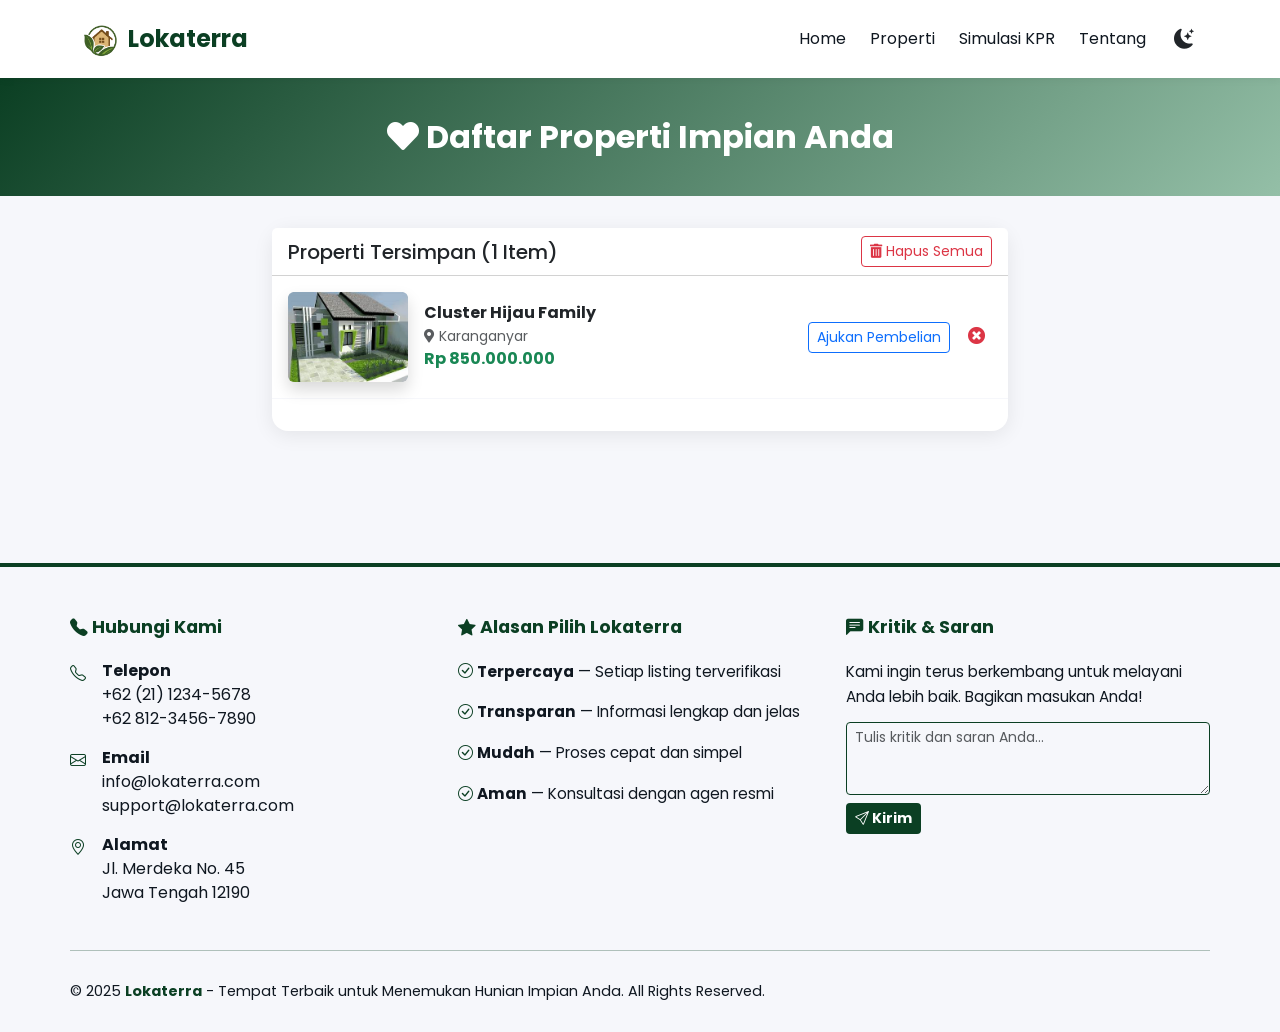
<file: wishlist.html>
<!DOCTYPE html>
<html lang="id">

<head>
    <meta charset="utf-8">
    <meta name="viewport" content="width=device-width,initial-scale=1">
    <title>Wishlist Properti</title>
    
    <link rel="preconnect" href="https://fonts.googleapis.com">
    <link rel="preconnect" href="https://fonts.gstatic.com" crossorigin>
    <link href="https://fonts.googleapis.com/css2?family=Poppins:wght@400;600;700&display=swap" rel="stylesheet">
    
    <link rel="stylesheet" href="https://cdnjs.cloudflare.com/ajax/libs/font-awesome/5.15.4/css/all.min.css">
    <link href="https://cdn.jsdelivr.net/npm/bootstrap@5.3.3/dist/css/bootstrap.min.css" rel="stylesheet">
    <link rel="stylesheet" href="https://cdn.jsdelivr.net/npm/bootstrap-icons@1.11.3/font/bootstrap-icons.min.css">
    

    <style>
        /* Variabel Warna Rumah Jelas (SESUAI DENGAN PERMINTAAN ANDA) */
        :root {
            --bg: #f6f7fb;
            --card: #ffffff;
            --text: #0f1720;
            --muted: #6b7280;
            --primary: #0b3f23;
            --accent:#94BFA7;
            --success: #22c55e;
            --warning: #f59e0b;
            --footer-bg: #0b3f23;
            --footer-darker-bg: #0b3f23;
            --footer-text: #e0e0e0;
        }

        /* Dark Mode */
        [data-theme="dark"] {
            --bg: #071019;
            --card: #071827;
            --text: #e6f0f0;
            --muted: #9aa6ad;
            --primary: #8BC342; 
            --accent: #33B043;
            --footer-bg: #33B043; 
            --footer-darker-bg: #298F35;
            --footer-text: #cccccc;
        }

        /* Pengaturan Font dan Warna Dasar */
        body {
            font-family: 'Poppins', system-ui, -apple-system, sans-serif;
            background: var(--bg);
            color: var(--text);
            margin: 0;
            padding: 0;
        }

        /* Navbar Styles */
        .navbar {
            background: var(--card);
            box-shadow: 0 2px 8px rgba(0, 0, 0, 0.05);
            padding: 1rem 0;
        }

        .navbar-brand {
            font-weight: 700;
            font-size: 1.5rem;
            color: var(--primary);
            display: flex; 
            align-items: center; 
        }
        
        .navbar-brand img {
            vertical-align: middle; 
            margin-right: 8px;
        }
        
        .nav-link {
            color: var(--text) !important;
        }
        
        .nav-link.active {
            font-weight: 600;
            color: var(--primary) !important;
            border-bottom: 2px solid var(--primary); 
            padding-bottom: 5px;
        }

        /* Hero Section - Menggunakan Gradien Hijau Baru */
        .hero-section {
            background: linear-gradient(135deg, var(--primary) 0%, var(--accent) 100%);
            padding: 2.5rem 0;
            color: white;
            text-align: center;
            margin-bottom: 2rem;
        }

        .hero-section h1 {
            font-weight: 700;
            font-size: 2rem;
            margin-bottom: 0;
        }
        
        /* Card Styles */
        .card {
            background: var(--card);
            border: none;
            border-radius: 16px;
            box-shadow: 0 4px 20px rgba(0, 0, 0, 0.08);
            margin-bottom: 1.5rem;
        }

        /* Placeholder Item Wishlist Styling */
        .wishlist-item {
            display: flex;
            gap: 1rem;
            padding: 1rem;
            border-bottom: 1px solid var(--bg);
        }
        
        .wishlist-item:last-child {
            border-bottom: none;
        }
        
        .wishlist-img {
            width: 120px;
            height: 90px;
            background: var(--muted);
            border-radius: 8px;
            display: flex;
            align-items: center;
            justify-content: center;
            color: white;
        }
        
        .btn-remove {
            color: #dc3545; /* Bootstrap danger */
            border: none;
            background: transparent;
            font-size: 1.1rem;
        }

        /* Empty State */
        .empty-wishlist {
            text-align: center;
            padding: 4rem 0;
            color: var(--muted);
        }
        
        .empty-wishlist i {
            font-size: 3rem;
            margin-bottom: 1rem;
            color: var(--accent);
        }
        
                /* Footer */
        footer {
            background-color: #f6f7fb;
            color: var(--text);
            border-top: 4px solid var(--primary);
            margin-top: 60px;
            transition: background-color 0.3s, color 0.3s;
        }

        [data-theme="dark"] footer {
            background-color: #071827;
        }

        .footer-content {
            padding: 50px 0 30px;
        }

        .footer-section h5 {
            color: var(--primary);
            font-weight: 700;
            margin-bottom: 20px;
            font-size: 1.1rem;
        }

        .footer-section p {
            color: var(--text);
            font-size: 0.95rem;
            line-height: 1.7;
            margin-bottom: 15px;
        }

        .contact-item {
            display: flex;
            gap: 12px;
            margin-bottom: 15px;
            color: var(--text);
        }

        .contact-item i {
            color: var(--primary);
            min-width: 20px;
            margin-top: 3px;
        }

        .slogan-box {
            background-color: var(--accent);
            padding: 25px;
            border-radius: 8px;
            color: var(--text);
        }

        .slogan-box h5 {
            color: var(--primary);
            margin-bottom: 12px;
        }

        .slogan-box p {
            margin: 0;
            font-size: 0.95rem;
            line-height: 1.6;
        }

        .footer-divider {
            border-top: 1px solid var(--primary);
            opacity: 0.3;
            margin: 30px 0;
        }

        .footer-bottom {
            display: flex;
            justify-content: space-between;
            align-items: center;
            flex-wrap: wrap;
            gap: 15px;
        }

        .footer-bottom-text {
            color: var(--text);
            font-size: 0.9rem;
        }

        .footer-bottom-text strong {
            color: var(--primary);
        }

        @media (max-width: 768px) {
            .footer-content {
                padding: 40px 0 20px;
            }

            .footer-bottom {
                flex-direction: column;
                text-align: center;
            }

            .footer-section {
                margin-bottom: 30px;
            }
        }}
    </style>
</head>

<body data-bs-theme="light"> 
    
    <nav class="navbar navbar-expand-lg">
        <div class="container">
            <a class="navbar-brand" href="index.html">
                <img src="img/Desain tanpa judul.png" alt="Rumah Jelas Logo" height="35"> Lokaterra
            </a>

            <button class="navbar-toggler" type="button" data-bs-toggle="collapse" data-bs-target="#navMenu">
                <span class="navbar-toggler-icon"></span>
            </button>

            <div class="collapse navbar-collapse" id="navMenu">
                <ul class="navbar-nav ms-auto align-items-center">
                    <li class="nav-item me-2"><a class="nav-link" href="index.html">Home</a></li>
                    <li class="nav-item me-2"><a class="nav-link" href="properties.html">Properti</a></li>
                    <li class="nav-item me-2"><a class="nav-link" href="kpr.html">Simulasi KPR</a></li>
                    <li class="nav-item me-3"><a class="nav-link" href="about.html">Tentang</a></li>
                    <li class="nav-item">
                        <button class="btn btn-sm border-0 p-1" id="themeToggle" title="Toggle Dark Mode">
                            <i class="bi bi-moon-stars-fill light-icon fs-5"></i>
                            <i class="bi bi-sun-fill dark-icon fs-5" style="display: none;"></i>
                        </button>
                    </li>
                </ul>
            </div>
        </div>
    </nav>

    <div class="hero-section">
        <div class="container">
            <h1><i class="fas fa-heart"></i> Daftar Properti Impian Anda</h1>
        </div>
    </div>

    <main class="container pb-5">
        <div class="row justify-content-center">
            <div class="col-lg-8">
                <div class="card p-0">
                    <div class="card-header bg-white d-flex justify-content-between align-items-center">
                        <h5 class="mb-0 text-dark">Properti Tersimpan (1 Item)</h5>

                        <button class="btn btn-sm btn-outline-danger"><i class="fas fa-trash-alt"></i> Hapus Semua</button>
                    </div>

                    <div id="wishlistContainer">
                        
                        <div class="wishlist-item d-flex justify-content-between align-items-center">
                            <div class="d-flex align-items-center">
                                <div class="wishlist-img"><img src="img/rumah.jpeg" alt=" Tentang Lokaterra" class="img-fluid rounded shadow">
                                </div>
                                <div class="ms-3">
                                    <h6 class="mb-1 fw-bold">Cluster Hijau Family</h6>
                                    <p class="mb-0 small text-muted"><i class="fas fa-map-marker-alt"></i> Karanganyar</p>
                                    <p class="mb-0 fw-bold text-success">Rp 850.000.000</p>
                                </div>
                            </div>
                            <div>
                                <button class="btn btn-sm btn-outline-primary me-2">Ajukan Pembelian</button>
                                <button class="btn-remove" title="Hapus dari Wishlist"><i class="fas fa-times-circle"></i></button>
                            </div>
                        </div>

                        <div class="wishlist-item d-flex justify-content-between align-items-center">
          
                 
                        </div>
                        
                        </div>
                </div>
            </div>
        </div>
    </main>

       <footer>
        <div class="container footer-content">
            <div class="row">
                <!-- Hubungi Kami -->
                <div class="col-lg-4 col-md-6 footer-section">
                    <h5><i class="bi bi-telephone-fill"></i> Hubungi Kami</h5>
                    <div class="contact-item">
                        <i class="bi bi-telephone"></i>
                        <div>
                            <strong>Telepon</strong><br>
                            +62 (21) 1234-5678<br>
                            +62 812-3456-7890
                        </div>
                    </div>
                    <div class="contact-item">
                        <i class="bi bi-envelope"></i>
                        <div>
                            <strong>Email</strong><br>
                            info@lokaterra.com<br>
                            support@lokaterra.com
                        </div>
                    </div>
                    <div class="contact-item">
                        <i class="bi bi-geo-alt"></i>
                        <div>
                            <strong>Alamat</strong><br>
                            Jl. Merdeka No. 45<br>
                            Jawa Tengah 12190
                        </div>
                    </div>
                </div>

                <!-- Alasan Pilih Lokaterra -->
                <div class="col-lg-4 col-md-6 footer-section">
                    <h5><i class="bi bi-star-fill"></i> Alasan Pilih Lokaterra</h5>
                    <p>
                        <i class="bi bi-check-circle" style="color: var(--primary);"></i> <strong>Terpercaya</strong> — Setiap listing terverifikasi
                    </p>
                    <p>
                        <i class="bi bi-check-circle" style="color: var(--primary);"></i> <strong>Transparan</strong> — Informasi lengkap dan jelas
                    </p>
                    <p>
                        <i class="bi bi-check-circle" style="color: var(--primary);"></i> <strong>Mudah</strong> — Proses cepat dan simpel
                    </p>
                    <p>
                        <i class="bi bi-check-circle" style="color: var(--primary);"></i> <strong>Aman</strong> — Konsultasi dengan agen resmi
                    </p>
                </div>

                <!-- Kritik & Saran -->
                <div class="col-lg-4 footer-section">
                    <h5><i class="bi bi-chat-left-text-fill"></i> Kritik & Saran</h5>
                    <p style="margin-bottom: 12px; font-size: 0.95rem;">Kami ingin terus berkembang untuk melayani Anda lebih baik. Bagikan masukan Anda!</p>
                    <form id="feedbackForm" onsubmit="handleFeedback(event)">
                        <textarea 
                            class="form-control form-control-sm" 
                            placeholder="Tulis kritik dan saran Anda..." 
                            rows="3"
                            style="background-color: var(--bg); color: var(--text); border-color: var(--primary);"
                            required
                        ></textarea>
                        <button type="submit" class="btn btn-sm mt-2 fw-bold" style="background-color: var(--primary); color: white;">
                            <i class="bi bi-send"></i> Kirim
                        </button>
                    </form>
                </div>
            </div>

            <!-- Divider -->
            <div class="footer-divider"></div>

            <!-- Footer Bottom -->
            <div class="footer-bottom">
                <div class="footer-bottom-text">
                    &copy; 2025 <strong>Lokaterra</strong> - Tempat Terbaik untuk Menemukan Hunian Impian Anda. All Rights Reserved.
                </div>
            </div>
        </div>
    </footer>
    <script src="https://cdn.jsdelivr.net/npm/bootstrap@5.3.3/dist/js/bootstrap.bundle.min.js"></script>

    <script>
            function initTheme() {
        if (currentTheme === 'dark') {
            document.documentElement.setAttribute('data-theme', 'dark');
        }
        updateThemeIcon();
    }

    function updateThemeIcon() {
        const $btn = $('#themeToggle');
        const $lightIcon = $btn.find('.light-icon');
        const $darkIcon = $btn.find('.dark-icon');
        
        if (currentTheme === 'dark') {
            $lightIcon.hide();
            $darkIcon.show();
        } else {
            $lightIcon.show();
            $darkIcon.hide();
        }
    }

    function toggleDarkMode() {
        if (currentTheme === 'dark') {
            document.documentElement.removeAttribute('data-theme');
            currentTheme = 'light';
            localStorage.setItem('theme', 'light');
        } else {
            document.documentElement.setAttribute('data-theme', 'dark');
            currentTheme = 'dark';
            localStorage.setItem('theme', 'dark');
        }
        
        updateThemeIcon();
        

    $(document).on('click', '#themeToggle', toggleDarkMode);
    </script>
    </body>
</html>
</file>
<file: css/style.css>
@import url('https://fonts.googleapis.com/css2?family=Poppins:wght@400;600;700&display=swap');
/* ---------- Root variables ---------- */
:root {
    --bg: #f6f7fb;
    --card: #ffffff;
    --text: #0f1720;
    --muted: #6b7280;
    --border: #e5e7eb;
    --primary: #1A4D2E;
    --accent: #94BFA7;
    --success: #22c55e;
    --warning: #f59e0b;
    --danger: #ef4444;
    --footer-bg: #1a4d2e;
    --footer-darker-bg: #174228;
    --footer-text: #e0e0e0;
}

/* Dark theme overrides */
[data-theme="dark"]{
    --bg: #071019;
    --card: #071827;
    --text: #e6f0f0;
    --muted: #9aa6ad;
    --border: #1f3a3a;
    --primary: #94BFA7;
    --accent: #1A4D2E;
    --footer-bg: #1A4D2E;
    --footer-darker-bg: #133923;
    --footer-text: #cccccc;
}

/* ===== RESET & GENERAL ===== */
* {
    margin: 0;
    padding: 0;
    box-sizing: border-box;
}

html, body {
    height: 100%;
    background: var(--bg);
    color: var(--text);
    font-family: 'Poppins', system-ui, -apple-system, Segoe UI, Roboto, Arial, sans-serif;
    font-size: 16px;
    line-height: 1.5;
    transition: background 0.3s ease, color 0.3s ease;
}

a {
    color: var(--primary);
    text-decoration: none;
    transition: color 0.2s ease;
}

a:hover {
    color: var(--accent);
}

/* ===== NAVBAR ===== */
.navbar {
    background: var(--card);
    box-shadow: 0 2px 8px rgba(0, 0, 0, 0.05);
    padding: 0.8rem 0;
}

.navbar-brand {
    font-weight: 700;
    font-size: 1.3rem;
    color: var(--primary) !important;
}

.navbar-brand img {
    margin-right: 8px;
    vertical-align: top;
}

.nav-link {
    color: var(--text) !important;
    font-weight: 500;
    transition: color 0.2s;
}

.nav-link:hover {
    color: var(--primary) !important;
}

/* ===== THEME TOGGLE BUTTON ===== */
#themeToggle, .btn-theme-toggle {
    border: none;
    background: transparent;
    cursor: pointer;
    padding: 0.25rem 0.5rem;
    border-radius: 6px;
    transition: all 0.2s;
}

#themeToggle:hover, .btn-theme-toggle:hover {
    background: var(--border);
}

#themeToggle i, .btn-theme-toggle i {
    color: var(--text);
    font-size: 1.25rem;
}

/* ===== HERO SECTION ===== */
.hero {
    background: linear-gradient(135deg, var(--primary) 0%, var(--accent) 100%);
    color: white;
    padding: 4rem 0;
    margin-bottom: 2rem;
}

.hero h1 {
    font-weight: 700;
    font-size: 2.5rem;
    margin-bottom: 1rem;
}

.hero .lead {
    font-size: 1.25rem;
    opacity: 0.95;
    margin-bottom: 2rem;
}

.hero-section {
    background: linear-gradient(135deg, var(--primary) 0%, var(--accent) 100%);
    padding: 3rem 0;
    color: white;
    text-align: center;
    margin-bottom: 2rem;
}

.hero-section h1 {
    font-weight: 700;
    margin-bottom: 0.5rem;
}

.hero-section p {
    opacity: 0.95;
    font-size: 1.1rem;
}

/* ===== SEARCH CARD ===== */
.search-card {
    background: var(--card);
    border-radius: 12px;
    padding: 1.5rem;
    box-shadow: 0 6px 24px rgba(12, 20, 30, 0.08);
}

.search-card input,
.search-card select {
    border-color: var(--border);
    background: var(--card);
    color: var(--text);
}

.search-card input::placeholder {
    color: var(--muted);
}

.search-card input:focus,
.search-card select:focus {
    border-color: var(--primary);
    background: var(--card);
    color: var(--text);
    box-shadow: 0 0 0 0.2rem rgba(26, 77, 46, 0.25);
}

/* ===== FILTER CARD ===== */
.filter-card {
    background: var(--card);
    border-radius: 12px;
    padding: 1.5rem;
    box-shadow: 0 6px 24px rgba(12, 20, 30, 0.06);
    position: sticky;
    top: 18px;
}

.filter-card h6 {
    color: var(--primary);
    font-weight: 700;
}

.filter-card .form-control,
.filter-card .form-select {
    height: 44px;
    background: var(--card);
    color: var(--text);
    border-color: var(--border);
}

.filter-card .form-control:focus,
.filter-card .form-select:focus {
    background: var(--card);
    color: var(--text);
    border-color: var(--primary);
    box-shadow: 0 0 0 0.2rem rgba(26, 77, 46, 0.25);
}

.filter-card .form-label {
    color: var(--text);
    font-weight: 500;
    font-size: 0.875rem;
}

/* ===== CARDS & COMPONENTS ===== */
.card {
    background: var(--card);
    border: none;
    border-radius: 12px;
    box-shadow: 0 4px 20px rgba(0, 0, 0, 0.08);
    margin-bottom: 1.5rem;
    padding: 1.5rem;
    transition: transform 0.2s, box-shadow 0.2s;
}

.card:hover {
    transform: translateY(-2px);
    box-shadow: 0 8px 30px rgba(0, 0, 0, 0.12);
}

.card-body {
    padding: 1rem;
    flex: 1;
}

.card img {
    width: 100%;
    height: 170px;
    object-fit: cover;
    border-radius: 8px;
}

/* ===== FEATURED CARD ===== */
.featured {
    background: var(--card);
    border-radius: 12px;
    overflow: hidden;
    box-shadow: 0 10px 30px rgba(12, 20, 30, 0.06);
    display: flex;
    gap: 0;
    margin-bottom: 2rem;
}

.featured .left {
    flex: 0 0 48%;
}

.featured .right {
    flex: 1;
    padding: 2rem;
    display: flex;
    flex-direction: column;
}

.featured img {
    width: 100%;
    height: 100%;
    object-fit: cover;
    display: block;
}

/* ===== PROPERTY CARD ===== */
.property-card {
    border-radius: 12px;
    overflow: hidden;
    background: var(--card);
    box-shadow: 0 6px 18px rgba(12, 20, 30, 0.06);
    transition: transform 0.22s ease, box-shadow 0.22s ease;
    height: 100%;
    display: flex;
    flex-direction: column;
}

.property-card:hover {
    transform: translateY(-8px);
    box-shadow: 0 18px 40px rgba(12, 20, 30, 0.12);
}

.property-card img {
    width: 100%;
    height: 170px;
    object-fit: cover;
}

.property-card .price {
    color: var(--primary);
    font-weight: 700;
    font-size: 1.1rem;
}

/* ===== BADGE ===== */
.badge-verified {
    background-color: var(--primary);
    color: #fff;
    padding: 6px 12px;
    border-radius: 8px;
    font-weight: 600;
    font-size: 0.75rem;
    display: inline-block;
    margin-left: 8px;
}

/* ===== BUTTONS ===== */
.btn {
    font-weight: 600;
    border-radius: 8px;
    transition: all 0.3s;
}

.btn-primary {
    background: var(--primary);
    border: none;
    color: white;
}

.btn-primary:hover {
    background: var(--accent);
    color: white;
    transform: translateY(-2px);
}

.btn-outline-secondary {
    color: var(--text);
    border-color: var(--border);
}

.btn-outline-secondary:hover {
    background: var(--border);
    color: var(--text);
    border-color: var(--border);
}

.btn-outline-danger {
    color: var(--danger);
    border-color: var(--danger);
}

.btn-outline-danger:hover {
    background: var(--danger);
    color: white;
}

.btn-success {
    background: var(--success);
    border: none;
}

.btn-wishlist {
    border-radius: 8px;
}

/* ===== INPUT GROUP ===== */
.input-group-custom {
    margin-bottom: 1.5rem;
}

.input-group-custom label {
    display: flex;
    justify-content: space-between;
    margin-bottom: 0.5rem;
    font-weight: 600;
    color: var(--text);
}

.input-group-custom .form-control {
    background: var(--card);
    color: var(--text);
    border-color: var(--border);
}

.input-group-custom .form-control:focus {
    background: var(--card);
    color: var(--text);
    border-color: var(--primary);
    box-shadow: 0 0 0 0.2rem rgba(26, 77, 46, 0.25);
}

.value-display {
    color: var(--primary);
    font-size: 1.1rem;
}

/* ===== RESULT CARD (KPR) ===== */
.result-card {
    background: linear-gradient(135deg, var(--primary) 0%, var(--accent) 100%);
    color: white;
    text-align: center;
    padding: 2rem;
    border-radius: 16px;
    margin-bottom: 1.5rem;
}

.result-card .label {
    font-size: 0.9rem;
    opacity: 0.9;
    margin-bottom: 0.5rem;
}

.result-card .value {
    font-size: 2.5rem;
    font-weight: 700;
    margin-bottom: 0.5rem;
}

.result-card .subtext {
    font-size: 0.95rem;
    opacity: 0.85;
}

/* ===== INFO BOX ===== */
.info-box {
    background: var(--card);
    border-left: 4px solid var(--primary);
    padding: 1rem;
    border-radius: 8px;
    margin-bottom: 1rem;
}

.info-box i {
    color: var(--primary);
    margin-right: 0.5rem;
}

/* ===== TABLE ===== */
.table {
    color: var(--text);
    margin-bottom: 0;
}

.table thead {
    background: var(--primary);
    color: white;
}

.table tbody tr {
    border-color: var(--border);
}

.table tbody tr:hover {
    background: rgba(26, 77, 46, 0.05);
}

[data-theme="dark"] .table tbody tr:hover {
    background: rgba(148, 191, 167, 0.1);
}

.table-responsive {
    border-radius: 12px;
    overflow: hidden;
    box-shadow: 0 2px 12px rgba(0, 0, 0, 0.06);
}

/* ===== HISTORY ITEM ===== */
.history-item {
    background: var(--card);
    border-radius: 12px;
    padding: 1rem;
    margin-bottom: 1rem;
    border-left: 4px solid var(--accent);
    transition: all 0.2s;
}

.history-item:hover {
    transform: translateX(4px);
    box-shadow: 0 4px 12px rgba(0, 0, 0, 0.1);
}

/* ===== CHART CONTAINER ===== */
.chart-container {
    position: relative;
    height: 300px;
    margin-top: 1rem;
}

/* ===== TEXT UTILITIES ===== */
.text-muted {
    color: var(--muted) !important;
}

.text-danger {
    color: var(--danger) !important;
}

.text-warning {
    color: var(--warning) !important;
}

.text-primary {
    color: var(--primary) !important;
}

.small {
    font-size: 0.875rem;
}

.fw-bold {
    font-weight: 700;
}

footer {
    background-color: #f6f7fb;
    color: var(--text);
    border-top: 4px solid var(--primary);
    margin-top: 60px;
    transition: background-color 0.3s, color 0.3s;
}

/* Dukungan Mode Gelap */
[data-theme="dark"] footer {
    background-color: #071827;
}

.footer-content {
    padding: 50px 0 30px;
}

.footer-section {
    margin-bottom: 30px;
}

.footer-section h5 {
    color: var(--primary);
    font-weight: 700;
    margin-bottom: 20px;
    font-size: 1.1rem;
}

.footer-section p {
    color: var(--text);
    font-size: 0.95rem;
    line-height: 1.7;
    margin-bottom: 15px;
}

.contact-item {
    display: flex;
    gap: 12px;
    margin-bottom: 15px;
    color: var(--text);
}

.contact-item i {
    color: var(--primary);
    min-width: 20px;
    margin-top: 3px;
}

.slogan-box {
    background-color: var(--accent);
    padding: 25px;
    border-radius: 8px;
    color: var(--text);
}

.slogan-box h5 {
    color: var(--primary);
    margin-bottom: 12px;
}

.slogan-box p {
    margin: 0;
    font-size: 0.95rem;
    line-height: 1.6;
}

.footer-divider {
    border-top: 1px solid var(--primary);
    opacity: 0.3;
    margin: 30px 0;
}

.footer-bottom {
    display: flex;
    justify-content: space-between;
    align-items: center;
    flex-wrap: wrap;
    gap: 15px;
}

.footer-bottom-text {
    color: var(--text);
    font-size: 0.9rem;
}

.footer-bottom-text strong {
    color: var(--primary);
}

/* ===== ALERTS ===== */
.alert {
    background: var(--card);
    border: 1px solid var(--border);
    color: var(--text);
    border-radius: 8px;
}

.alert-warning {
    background: rgba(245, 158, 11, 0.1);
    border-color: var(--warning);
    color: var(--text);
}

/* Responsif untuk HP */
@media (max-width: 992px) {
    .featured {
        flex-direction: column;
    }

    .featured .left {
        flex: 1;
    }

    .featured img {
        height: 250px;
    }
}

@media (max-width: 768px) {
    .hero h1 {
        font-size: 1.75rem;
    }

    .hero-section {
        padding: 2rem 0;
    }

    .result-card .value {
        font-size: 1.8rem;
    }
    
    .footer-content {
        padding: 40px 0 20px;
    }

    .footer-bottom {
        flex-direction: column;
        text-align: center;
    }

    .footer-section {
        margin-bottom: 30px;
    }

    .filter-card {
        position: static;
    }
}

@media (max-width: 576px) {
    html, body {
        font-size: 14px;
    }

    .hero h1 {
        font-size: 1.5rem;
    }

    .navbar-brand {
        font-size: 1rem;
    }

    .card {
        padding: 1rem;
    }

    .search-card {
        padding: 1rem;
    }

    .featured .right {
        padding: 1rem;
    }
}
</file>
